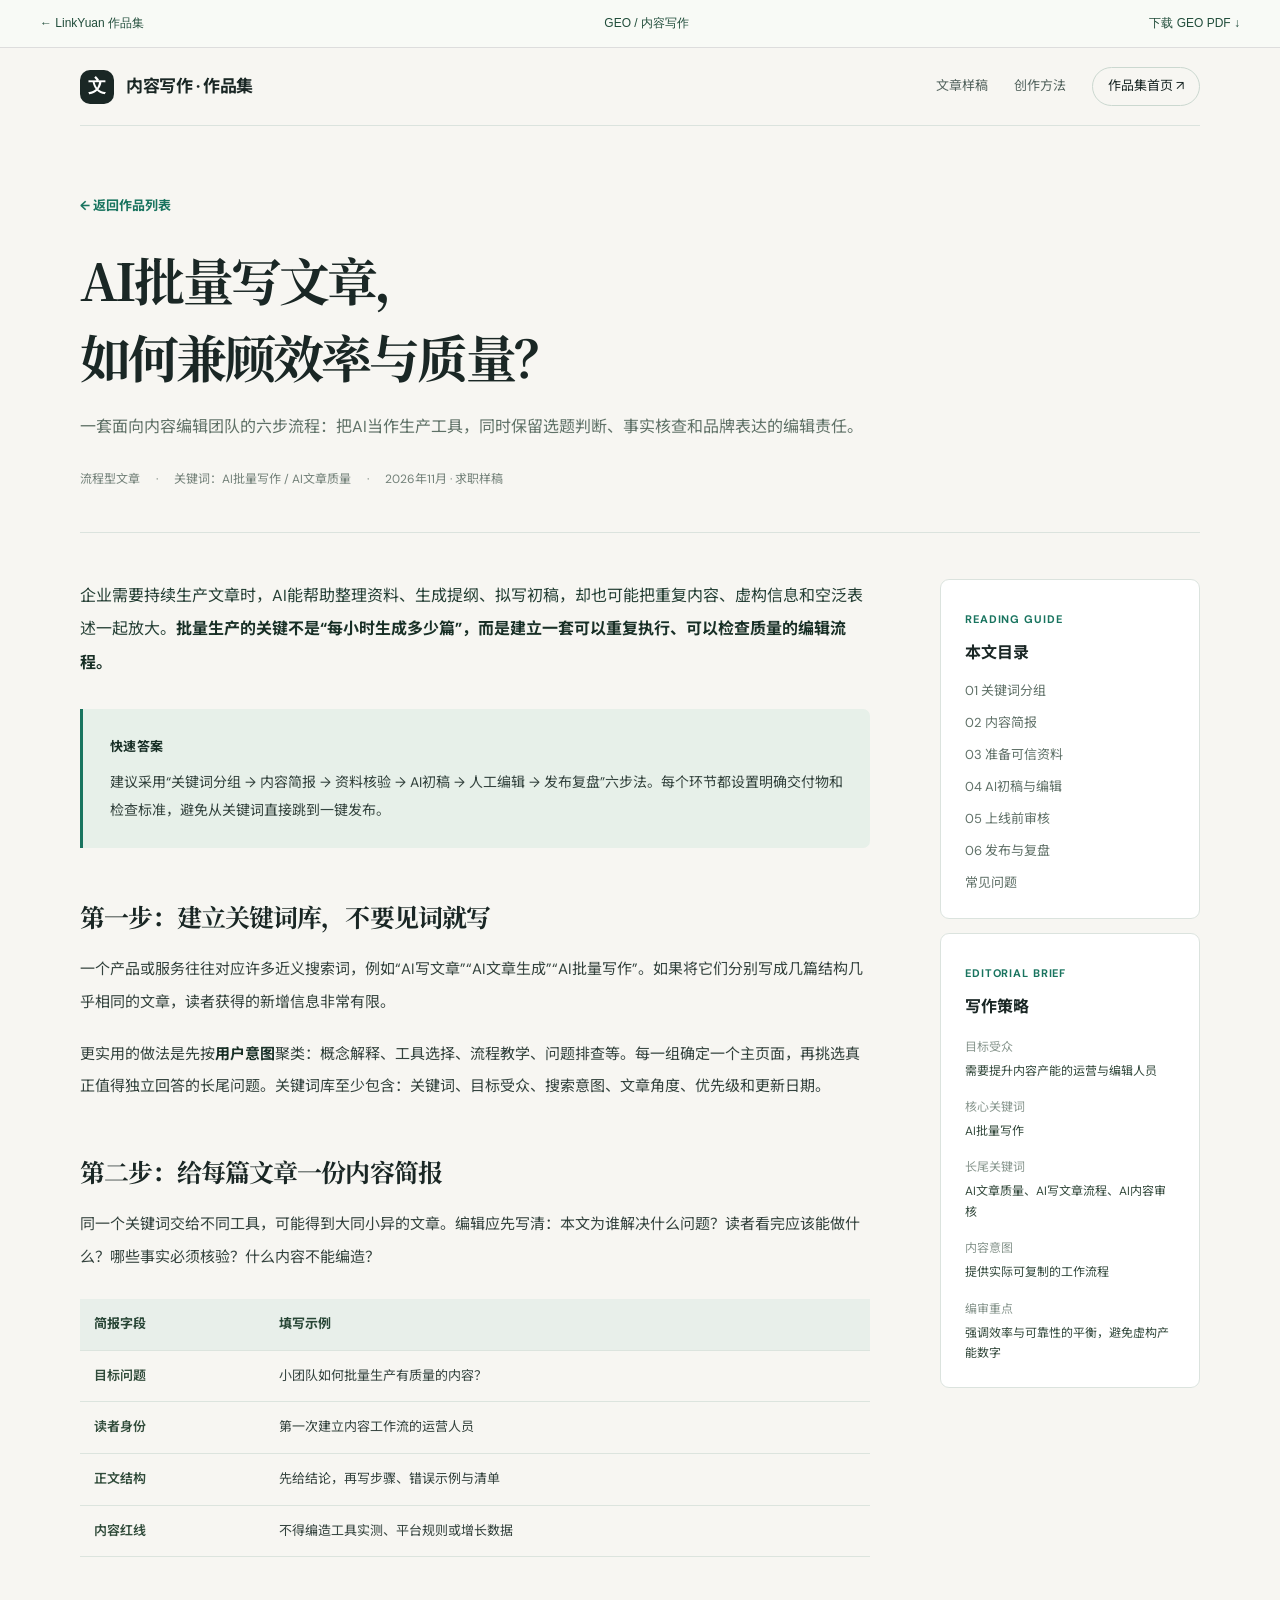
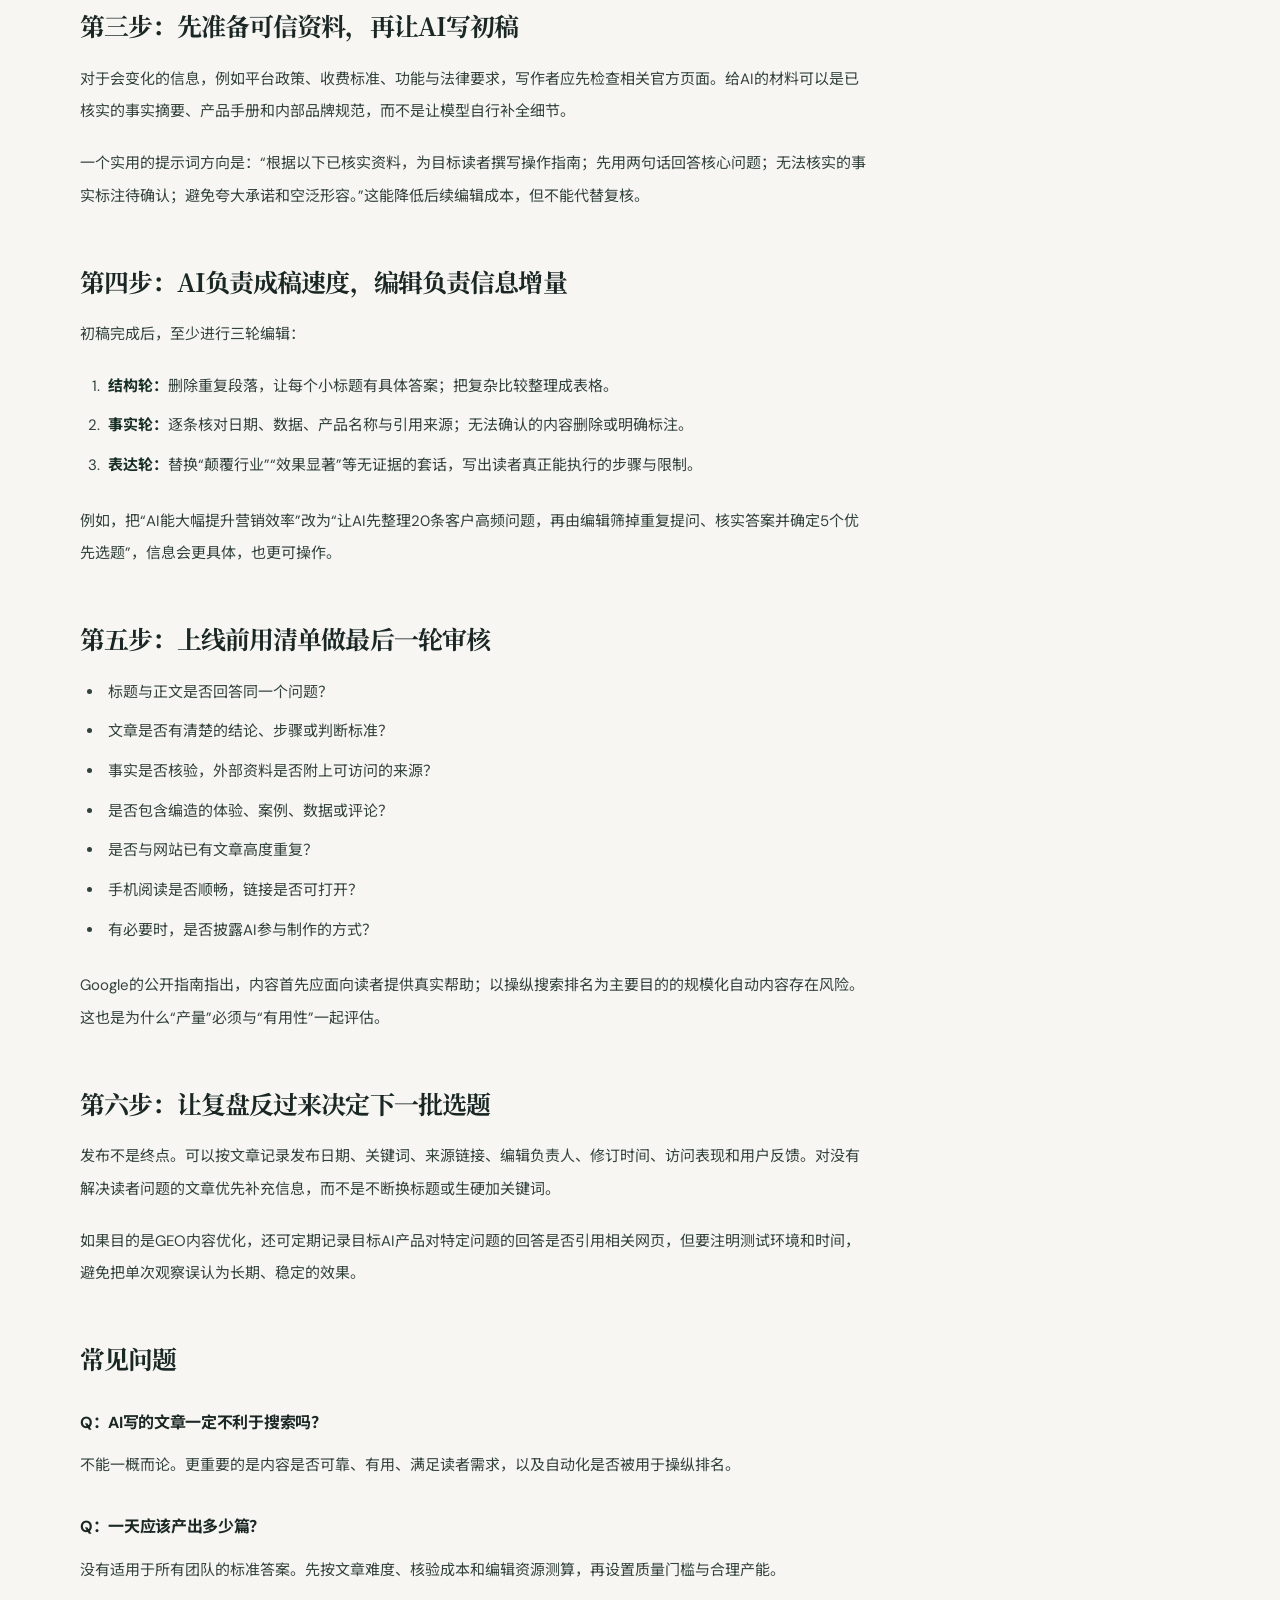
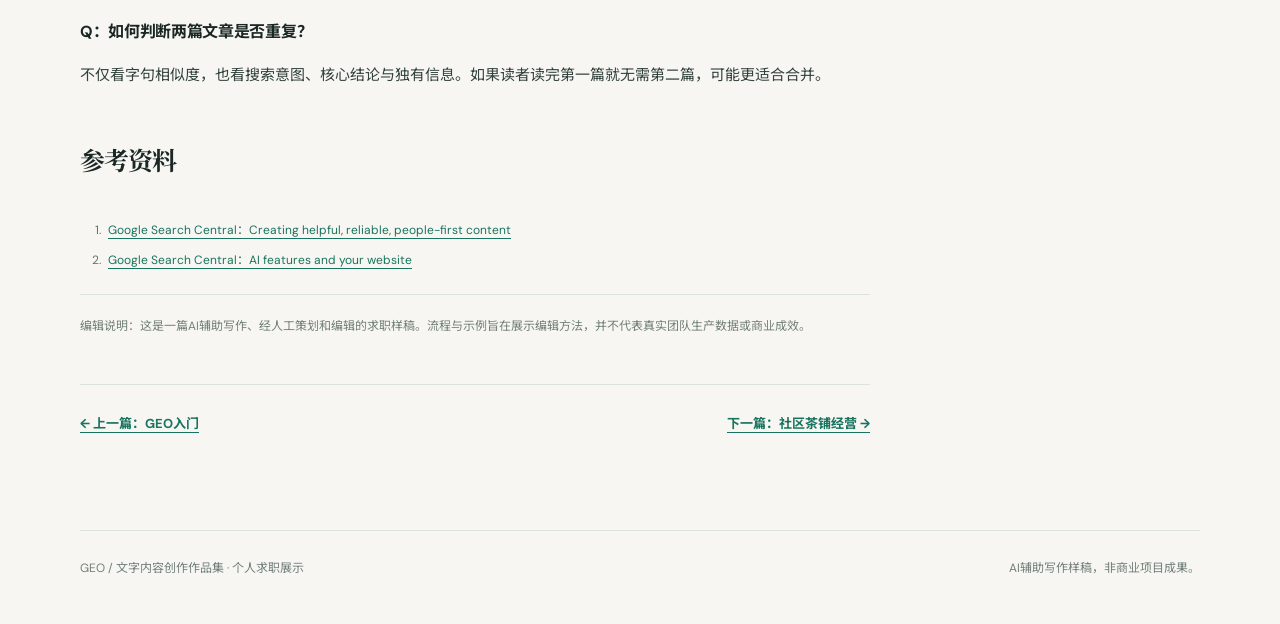
<file: ai-workflow.html>
<!doctype html><html lang="zh-CN"><head><meta charset="utf-8"><meta name="viewport" content="width=device-width,initial-scale=1"><title>AI批量写文章如何兼顾效率与质量？六步流程｜GEO文章样稿</title><meta name="description" content="AI批量写作如何避免内容重复、事实错误和同质化？从关键词分组、内容简报、AI初稿到人工核验与效果复盘，提供六步生产流程和编辑清单。"><link rel="stylesheet" href="styles.css"><link rel="canonical" href="https://linkstudio2.github.io/geo/ai-workflow.html"><script type="application/ld+json">{"@context":"https://schema.org","@type":"Article","headline":"AI批量写文章，如何兼顾效率与质量？六步内容生产流程","datePublished":"2026-11-11","inLanguage":"zh-CN"}</script></head><body><div class="portfolio-return"><a href="../index.html#geo">← LinkYuan 作品集</a><span>GEO / 内容写作</span><a href="../geo-writing-portfolio.pdf" download>下载 GEO PDF ↓</a></div>
<header class="wrap site-header"><a class="brand" href="index.html"><span class="brand-mark">文</span><span>内容写作 · 作品集</span></a><nav class="header-nav"><a href="index.html#samples">文章样稿</a><a href="index.html#approach">创作方法</a><a class="pill" href="index.html">作品集首页 ↗</a></nav></header>
<main class="wrap"><section class="article-hero"><a class="back" href="index.html#samples">← 返回作品列表</a><h1>AI批量写文章，<br>如何兼顾效率与质量？</h1><p class="article-subtitle">一套面向内容编辑团队的六步流程：把AI当作生产工具，同时保留选题判断、事实核查和品牌表达的编辑责任。</p><div class="article-data"><span>流程型文章</span><span>关键词：AI批量写作 / AI文章质量</span><span>2026年11月 · 求职样稿</span></div></section>
<div class="article-layout"><article class="article-body"><p class="intro">企业需要持续生产文章时，AI能帮助整理资料、生成提纲、拟写初稿，却也可能把重复内容、虚构信息和空泛表述一起放大。<strong>批量生产的关键不是“每小时生成多少篇”，而是建立一套可以重复执行、可以检查质量的编辑流程。</strong></p>
<div class="summary-box"><strong>快速答案</strong><p>建议采用“关键词分组 → 内容简报 → 资料核验 → AI初稿 → 人工编辑 → 发布复盘”六步法。每个环节都设置明确交付物和检查标准，避免从关键词直接跳到一键发布。</p></div>
<h2 id="step1">第一步：建立关键词库，不要见词就写</h2><p>一个产品或服务往往对应许多近义搜索词，例如“AI写文章”“AI文章生成”“AI批量写作”。如果将它们分别写成几篇结构几乎相同的文章，读者获得的新增信息非常有限。</p><p>更实用的做法是先按<strong>用户意图</strong>聚类：概念解释、工具选择、流程教学、问题排查等。每一组确定一个主页面，再挑选真正值得独立回答的长尾问题。关键词库至少包含：关键词、目标受众、搜索意图、文章角度、优先级和更新日期。</p>
<h2 id="step2">第二步：给每篇文章一份内容简报</h2><p>同一个关键词交给不同工具，可能得到大同小异的文章。编辑应先写清：本文为谁解决什么问题？读者看完应该能做什么？哪些事实必须核验？什么内容不能编造？</p><table class="small-table"><thead><tr><th>简报字段</th><th>填写示例</th></tr></thead><tbody><tr><td>目标问题</td><td>小团队如何批量生产有质量的内容？</td></tr><tr><td>读者身份</td><td>第一次建立内容工作流的运营人员</td></tr><tr><td>正文结构</td><td>先给结论，再写步骤、错误示例与清单</td></tr><tr><td>内容红线</td><td>不得编造工具实测、平台规则或增长数据</td></tr></tbody></table>
<h2 id="step3">第三步：先准备可信资料，再让AI写初稿</h2><p>对于会变化的信息，例如平台政策、收费标准、功能与法律要求，写作者应先检查相关官方页面。给AI的材料可以是已核实的事实摘要、产品手册和内部品牌规范，而不是让模型自行补全细节。</p><p>一个实用的提示词方向是：“根据以下已核实资料，为目标读者撰写操作指南；先用两句话回答核心问题；无法核实的事实标注待确认；避免夸大承诺和空泛形容。”这能降低后续编辑成本，但不能代替复核。</p>
<h2 id="step4">第四步：AI负责成稿速度，编辑负责信息增量</h2><p>初稿完成后，至少进行三轮编辑：</p><ol><li><strong>结构轮：</strong>删除重复段落，让每个小标题有具体答案；把复杂比较整理成表格。</li><li><strong>事实轮：</strong>逐条核对日期、数据、产品名称与引用来源；无法确认的内容删除或明确标注。</li><li><strong>表达轮：</strong>替换“颠覆行业”“效果显著”等无证据的套话，写出读者真正能执行的步骤与限制。</li></ol><p>例如，把“AI能大幅提升营销效率”改为“让AI先整理20条客户高频问题，再由编辑筛掉重复提问、核实答案并确定5个优先选题”，信息会更具体，也更可操作。</p>
<h2 id="step5">第五步：上线前用清单做最后一轮审核</h2><ul><li>标题与正文是否回答同一个问题？</li><li>文章是否有清楚的结论、步骤或判断标准？</li><li>事实是否核验，外部资料是否附上可访问的来源？</li><li>是否包含编造的体验、案例、数据或评论？</li><li>是否与网站已有文章高度重复？</li><li>手机阅读是否顺畅，链接是否可打开？</li><li>有必要时，是否披露AI参与制作的方式？</li></ul><p>Google的公开指南指出，内容首先应面向读者提供真实帮助；以操纵搜索排名为主要目的的规模化自动内容存在风险。这也是为什么“产量”必须与“有用性”一起评估。</p>
<h2 id="step6">第六步：让复盘反过来决定下一批选题</h2><p>发布不是终点。可以按文章记录发布日期、关键词、来源链接、编辑负责人、修订时间、访问表现和用户反馈。对没有解决读者问题的文章优先补充信息，而不是不断换标题或生硬加关键词。</p><p>如果目的是GEO内容优化，还可定期记录目标AI产品对特定问题的回答是否引用相关网页，但要注明测试环境和时间，避免把单次观察误认为长期、稳定的效果。</p>
<h2 id="faq">常见问题</h2><div class="faq"><h3>Q：AI写的文章一定不利于搜索吗？</h3><p>不能一概而论。更重要的是内容是否可靠、有用、满足读者需求，以及自动化是否被用于操纵排名。</p><h3>Q：一天应该产出多少篇？</h3><p>没有适用于所有团队的标准答案。先按文章难度、核验成本和编辑资源测算，再设置质量门槛与合理产能。</p><h3>Q：如何判断两篇文章是否重复？</h3><p>不仅看字句相似度，也看搜索意图、核心结论与独有信息。如果读者读完第一篇就无需第二篇，可能更适合合并。</p></div>
<h2 id="sources">参考资料</h2><ol class="footnotes"><li><a href="https://developers.google.com/search/docs/fundamentals/creating-helpful-content" target="_blank" rel="noopener">Google Search Central：Creating helpful, reliable, people-first content</a></li><li><a href="https://developers.google.com/search/docs/appearance/ai-features" target="_blank" rel="noopener">Google Search Central：AI features and your website</a></li></ol><p class="note">编辑说明：这是一篇AI辅助写作、经人工策划和编辑的求职样稿。流程与示例旨在展示编辑方法，并不代表真实团队生产数据或商业成效。</p><div class="article-next"><a href="geo-guide.html">← 上一篇：GEO入门</a><a href="tea-shop.html">下一篇：社区茶铺经营 →</a></div></article>
<aside class="editorial-side"><div class="sidebox"><span class="side-kicker">READING GUIDE</span><h3>本文目录</h3><nav><a href="#step1">01 关键词分组</a><a href="#step2">02 内容简报</a><a href="#step3">03 准备可信资料</a><a href="#step4">04 AI初稿与编辑</a><a href="#step5">05 上线前审核</a><a href="#step6">06 发布与复盘</a><a href="#faq">常见问题</a></nav></div><div class="sidebox"><span class="side-kicker">EDITORIAL BRIEF</span><h3>写作策略</h3><dl><dt>目标受众</dt><dd>需要提升内容产能的运营与编辑人员</dd><dt>核心关键词</dt><dd>AI批量写作</dd><dt>长尾关键词</dt><dd>AI文章质量、AI写文章流程、AI内容审核</dd><dt>内容意图</dt><dd>提供实际可复制的工作流程</dd><dt>编审重点</dt><dd>强调效率与可靠性的平衡，避免虚构产能数字</dd></dl></div></aside></div></main><footer class="wrap site-footer"><span>GEO / 文字内容创作作品集 · 个人求职展示</span><span>AI辅助写作样稿，非商业项目成果。</span></footer></body></html>
</file>
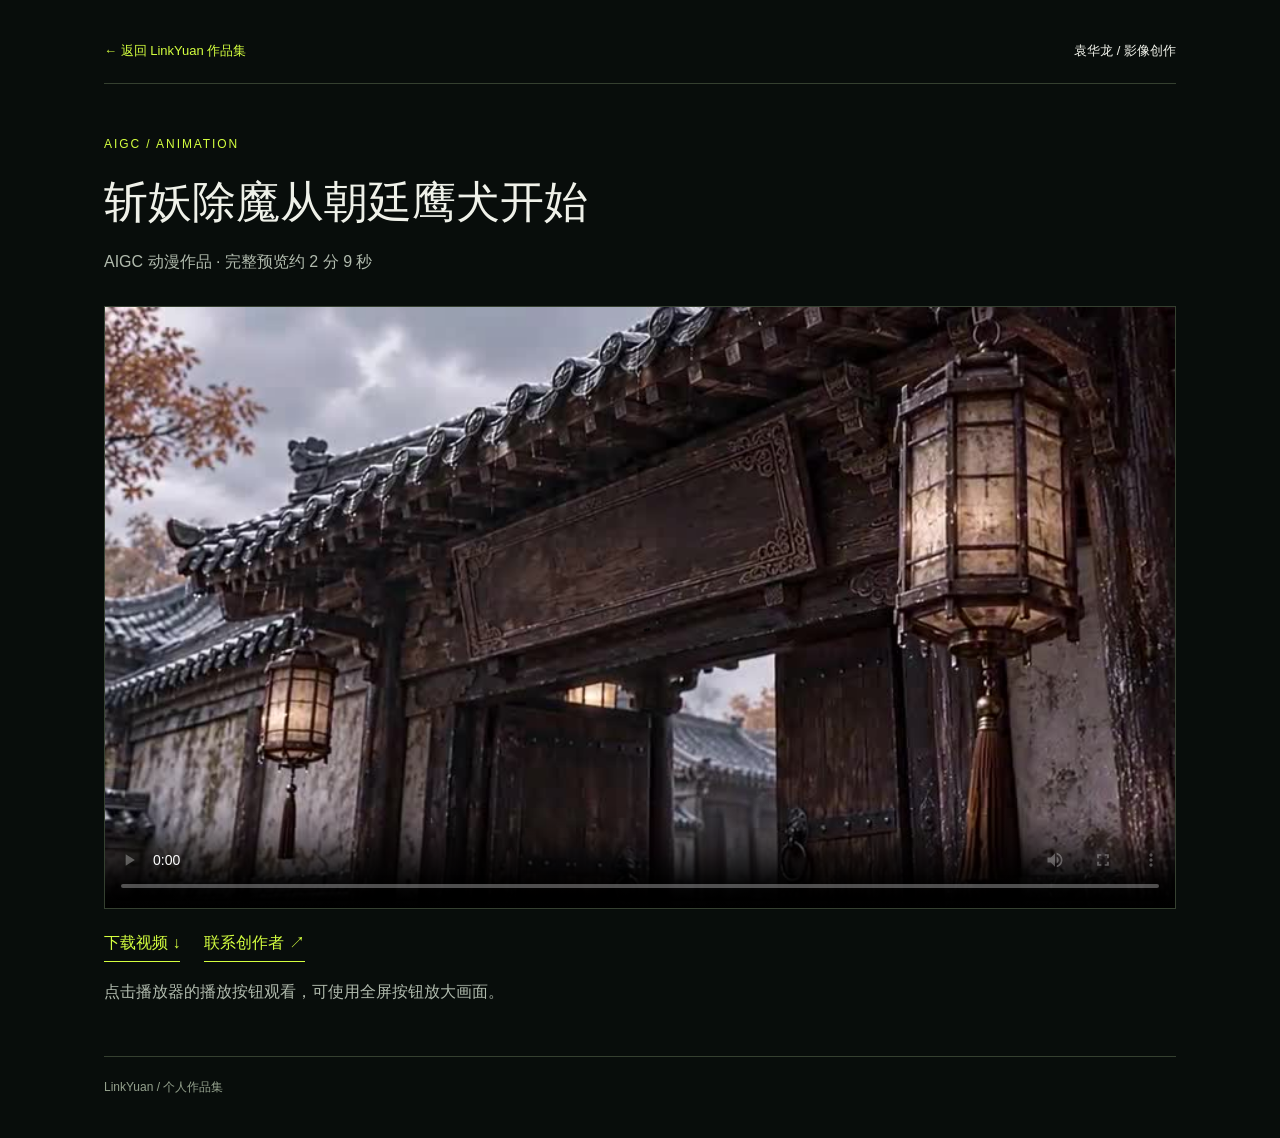
<file: aigc-film.html>
<!doctype html><html lang="zh-CN"><head><meta charset="utf-8"><meta name="viewport" content="width=device-width,initial-scale=1"><title>斩妖除魔从朝廷鹰犬开始 | LinkYuan AIGC 动漫</title><style>
*{box-sizing:border-box}body{margin:0;background:#080d0b;color:#eff1e9;font-family:Arial,"Microsoft YaHei",sans-serif;line-height:1.75}main{max-width:1120px;margin:auto;padding:40px 24px}a{color:#d4ff3f;text-decoration:none}header{display:flex;justify-content:space-between;gap:20px;flex-wrap:wrap;font-size:13px;border-bottom:1px solid #354030;padding-bottom:20px}.eyebrow{font-size:12px;letter-spacing:.16em;color:#d4ff3f;margin-top:50px}h1{font-weight:500;font-size:clamp(25px,4vw,44px);line-height:1.4;margin:16px 0}p{color:#b1bbae}video{width:100%;aspect-ratio:16/9;background:#000;display:block;margin-top:30px;border:1px solid #354030}.links{display:flex;gap:24px;flex-wrap:wrap;margin-top:20px}.links a{border-bottom:1px solid;padding-bottom:4px}footer{border-top:1px solid #354030;margin-top:50px;padding-top:20px;font-size:12px;color:#94a18d}</style></head><body><main><header><a href="index.html#aigc">← 返回 LinkYuan 作品集</a><span>袁华龙 / 影像创作</span></header><div class="eyebrow">AIGC / ANIMATION</div><h1>斩妖除魔从朝廷鹰犬开始</h1><p>AIGC 动漫作品 · 完整预览约 2 分 9 秒</p><video controls playsinline preload="metadata" poster="aigc-poster.jpg" aria-label="斩妖除魔从朝廷鹰犬开始"><source src="aigc-zhan-yao-chu-mo-preview.mp4" type="video/mp4">你的浏览器暂不支持视频播放，请使用下方下载入口。</video><div class="links"><a href="aigc-zhan-yao-chu-mo-preview.mp4" download="斩妖除魔从朝廷鹰犬开始-预览.mp4">下载视频 ↓</a><a href="mailto:13350898255@163.com">联系创作者 ↗</a></div><p>点击播放器的播放按钮观看，可使用全屏按钮放大画面。</p><footer>LinkYuan / 个人作品集</footer></main></body></html>
</file>
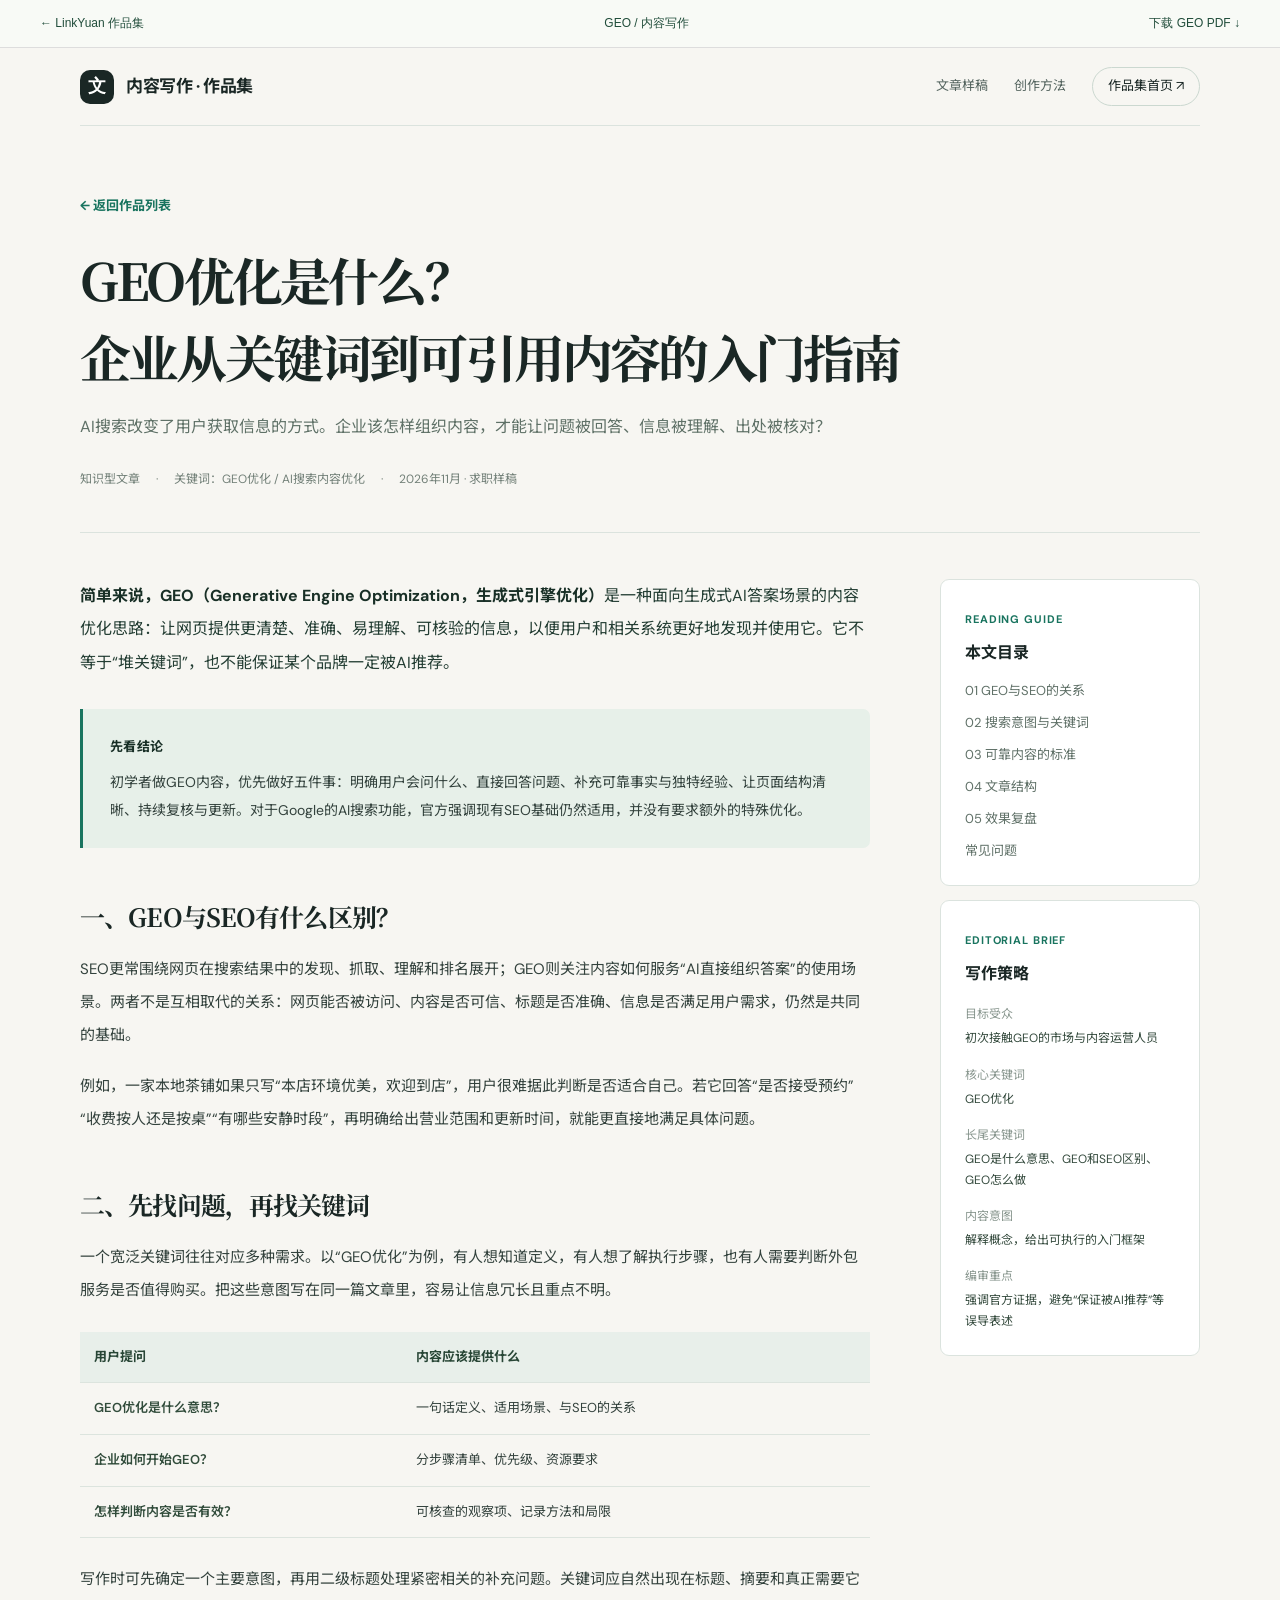
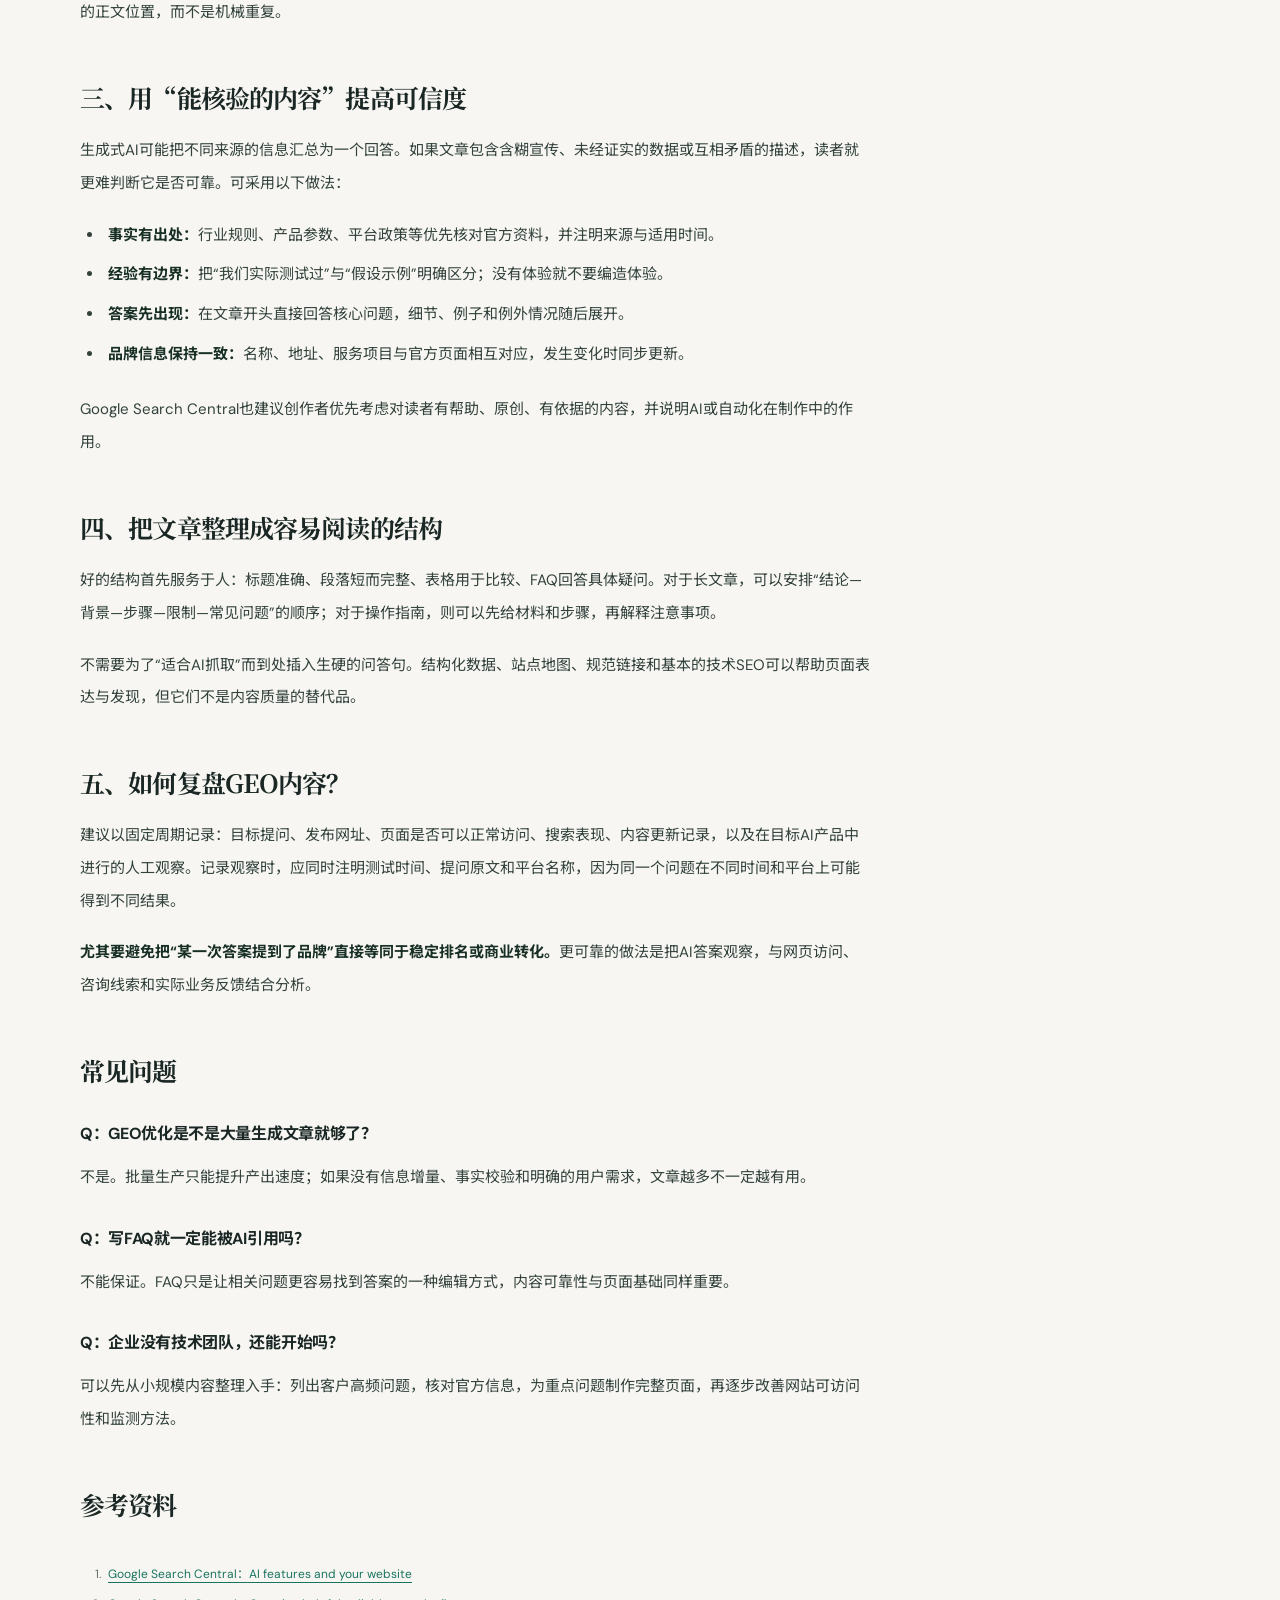
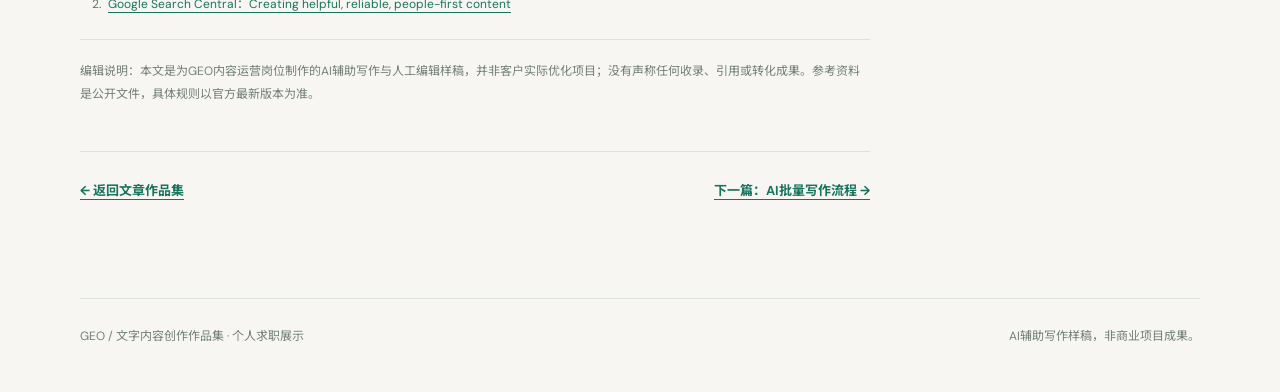
<file: geo-guide.html>
<!doctype html><html lang="zh-CN"><head><meta charset="utf-8"><meta name="viewport" content="width=device-width,initial-scale=1"><title>GEO优化是什么？从关键词到可引用内容的入门指南｜GEO文章样稿</title><meta name="description" content="GEO优化是什么意思？与SEO有什么区别？本文从用户问题、可靠来源、文章结构、技术可访问性与内容复盘五方面说明GEO内容优化的基本思路。"><link rel="stylesheet" href="styles.css"><link rel="canonical" href="https://linkstudio2.github.io/geo/geo-guide.html"><script type="application/ld+json">{"@context":"https://schema.org","@type":"Article","headline":"GEO优化是什么？企业从关键词到可引用内容的入门指南","datePublished":"2026-11-11","dateModified":"2026-11-11","inLanguage":"zh-CN","description":"面向内容运营新手的GEO优化入门指南与写作样稿。"}</script></head><body><div class="portfolio-return"><a href="../index.html#geo">← LinkYuan 作品集</a><span>GEO / 内容写作</span><a href="../geo-writing-portfolio.pdf" download>下载 GEO PDF ↓</a></div>
<header class="wrap site-header"><a class="brand" href="index.html"><span class="brand-mark">文</span><span>内容写作 · 作品集</span></a><nav class="header-nav"><a href="index.html#samples">文章样稿</a><a href="index.html#approach">创作方法</a><a class="pill" href="index.html">作品集首页 ↗</a></nav></header>
<main class="wrap"><section class="article-hero"><a class="back" href="index.html#samples">← 返回作品列表</a><h1>GEO优化是什么？<br>企业从关键词到可引用内容的入门指南</h1><p class="article-subtitle">AI搜索改变了用户获取信息的方式。企业该怎样组织内容，才能让问题被回答、信息被理解、出处被核对？</p><div class="article-data"><span>知识型文章</span><span>关键词：GEO优化 / AI搜索内容优化</span><span>2026年11月 · 求职样稿</span></div></section>
<div class="article-layout"><article class="article-body">
<p class="intro"><strong>简单来说，GEO（Generative Engine Optimization，生成式引擎优化）</strong>是一种面向生成式AI答案场景的内容优化思路：让网页提供更清楚、准确、易理解、可核验的信息，以便用户和相关系统更好地发现并使用它。它不等于“堆关键词”，也不能保证某个品牌一定被AI推荐。</p>
<div class="summary-box"><strong>先看结论</strong><p>初学者做GEO内容，优先做好五件事：明确用户会问什么、直接回答问题、补充可靠事实与独特经验、让页面结构清晰、持续复核与更新。对于Google的AI搜索功能，官方强调现有SEO基础仍然适用，并没有要求额外的特殊优化。</p></div>
<h2 id="compare">一、GEO与SEO有什么区别？</h2><p>SEO更常围绕网页在搜索结果中的发现、抓取、理解和排名展开；GEO则关注内容如何服务“AI直接组织答案”的使用场景。两者不是互相取代的关系：网页能否被访问、内容是否可信、标题是否准确、信息是否满足用户需求，仍然是共同的基础。</p><p>例如，一家本地茶铺如果只写“本店环境优美，欢迎到店”，用户很难据此判断是否适合自己。若它回答“是否接受预约”“收费按人还是按桌”“有哪些安静时段”，再明确给出营业范围和更新时间，就能更直接地满足具体问题。</p>
<h2 id="intent">二、先找问题，再找关键词</h2><p>一个宽泛关键词往往对应多种需求。以“GEO优化”为例，有人想知道定义，有人想了解执行步骤，也有人需要判断外包服务是否值得购买。把这些意图写在同一篇文章里，容易让信息冗长且重点不明。</p><table class="small-table"><thead><tr><th>用户提问</th><th>内容应该提供什么</th></tr></thead><tbody><tr><td>GEO优化是什么意思？</td><td>一句话定义、适用场景、与SEO的关系</td></tr><tr><td>企业如何开始GEO？</td><td>分步骤清单、优先级、资源要求</td></tr><tr><td>怎样判断内容是否有效？</td><td>可核查的观察项、记录方法和局限</td></tr></tbody></table><p>写作时可先确定一个主要意图，再用二级标题处理紧密相关的补充问题。关键词应自然出现在标题、摘要和真正需要它的正文位置，而不是机械重复。</p>
<h2 id="evidence">三、用“能核验的内容”提高可信度</h2><p>生成式AI可能把不同来源的信息汇总为一个回答。如果文章包含含糊宣传、未经证实的数据或互相矛盾的描述，读者就更难判断它是否可靠。可采用以下做法：</p><ul><li><strong>事实有出处：</strong>行业规则、产品参数、平台政策等优先核对官方资料，并注明来源与适用时间。</li><li><strong>经验有边界：</strong>把“我们实际测试过”与“假设示例”明确区分；没有体验就不要编造体验。</li><li><strong>答案先出现：</strong>在文章开头直接回答核心问题，细节、例子和例外情况随后展开。</li><li><strong>品牌信息保持一致：</strong>名称、地址、服务项目与官方页面相互对应，发生变化时同步更新。</li></ul><p>Google Search Central也建议创作者优先考虑对读者有帮助、原创、有依据的内容，并说明AI或自动化在制作中的作用。</p>
<h2 id="structure">四、把文章整理成容易阅读的结构</h2><p>好的结构首先服务于人：标题准确、段落短而完整、表格用于比较、FAQ回答具体疑问。对于长文章，可以安排“结论—背景—步骤—限制—常见问题”的顺序；对于操作指南，则可以先给材料和步骤，再解释注意事项。</p><p>不需要为了“适合AI抓取”而到处插入生硬的问答句。结构化数据、站点地图、规范链接和基本的技术SEO可以帮助页面表达与发现，但它们不是内容质量的替代品。</p>
<h2 id="measure">五、如何复盘GEO内容？</h2><p>建议以固定周期记录：目标提问、发布网址、页面是否可以正常访问、搜索表现、内容更新记录，以及在目标AI产品中进行的人工观察。记录观察时，应同时注明测试时间、提问原文和平台名称，因为同一个问题在不同时间和平台上可能得到不同结果。</p><p><strong>尤其要避免把“某一次答案提到了品牌”直接等同于稳定排名或商业转化。</strong>更可靠的做法是把AI答案观察，与网页访问、咨询线索和实际业务反馈结合分析。</p>
<h2 id="faq">常见问题</h2><div class="faq"><h3>Q：GEO优化是不是大量生成文章就够了？</h3><p>不是。批量生产只能提升产出速度；如果没有信息增量、事实校验和明确的用户需求，文章越多不一定越有用。</p><h3>Q：写FAQ就一定能被AI引用吗？</h3><p>不能保证。FAQ只是让相关问题更容易找到答案的一种编辑方式，内容可靠性与页面基础同样重要。</p><h3>Q：企业没有技术团队，还能开始吗？</h3><p>可以先从小规模内容整理入手：列出客户高频问题，核对官方信息，为重点问题制作完整页面，再逐步改善网站可访问性和监测方法。</p></div>
<h2 id="sources">参考资料</h2><ol class="footnotes"><li><a href="https://developers.google.com/search/docs/appearance/ai-features" target="_blank" rel="noopener">Google Search Central：AI features and your website</a></li><li><a href="https://developers.google.com/search/docs/fundamentals/creating-helpful-content" target="_blank" rel="noopener">Google Search Central：Creating helpful, reliable, people-first content</a></li></ol>
<p class="note">编辑说明：本文是为GEO内容运营岗位制作的AI辅助写作与人工编辑样稿，并非客户实际优化项目；没有声称任何收录、引用或转化成果。参考资料是公开文件，具体规则以官方最新版本为准。</p><div class="article-next"><a href="index.html">← 返回文章作品集</a><a href="ai-workflow.html">下一篇：AI批量写作流程 →</a></div></article>
<aside class="editorial-side"><div class="sidebox"><span class="side-kicker">READING GUIDE</span><h3>本文目录</h3><nav><a href="#compare">01 GEO与SEO的关系</a><a href="#intent">02 搜索意图与关键词</a><a href="#evidence">03 可靠内容的标准</a><a href="#structure">04 文章结构</a><a href="#measure">05 效果复盘</a><a href="#faq">常见问题</a></nav></div><div class="sidebox"><span class="side-kicker">EDITORIAL BRIEF</span><h3>写作策略</h3><dl><dt>目标受众</dt><dd>初次接触GEO的市场与内容运营人员</dd><dt>核心关键词</dt><dd>GEO优化</dd><dt>长尾关键词</dt><dd>GEO是什么意思、GEO和SEO区别、GEO怎么做</dd><dt>内容意图</dt><dd>解释概念，给出可执行的入门框架</dd><dt>编审重点</dt><dd>强调官方证据，避免“保证被AI推荐”等误导表述</dd></dl></div></aside></div></main><footer class="wrap site-footer"><span>GEO / 文字内容创作作品集 · 个人求职展示</span><span>AI辅助写作样稿，非商业项目成果。</span></footer></body></html>
</file>
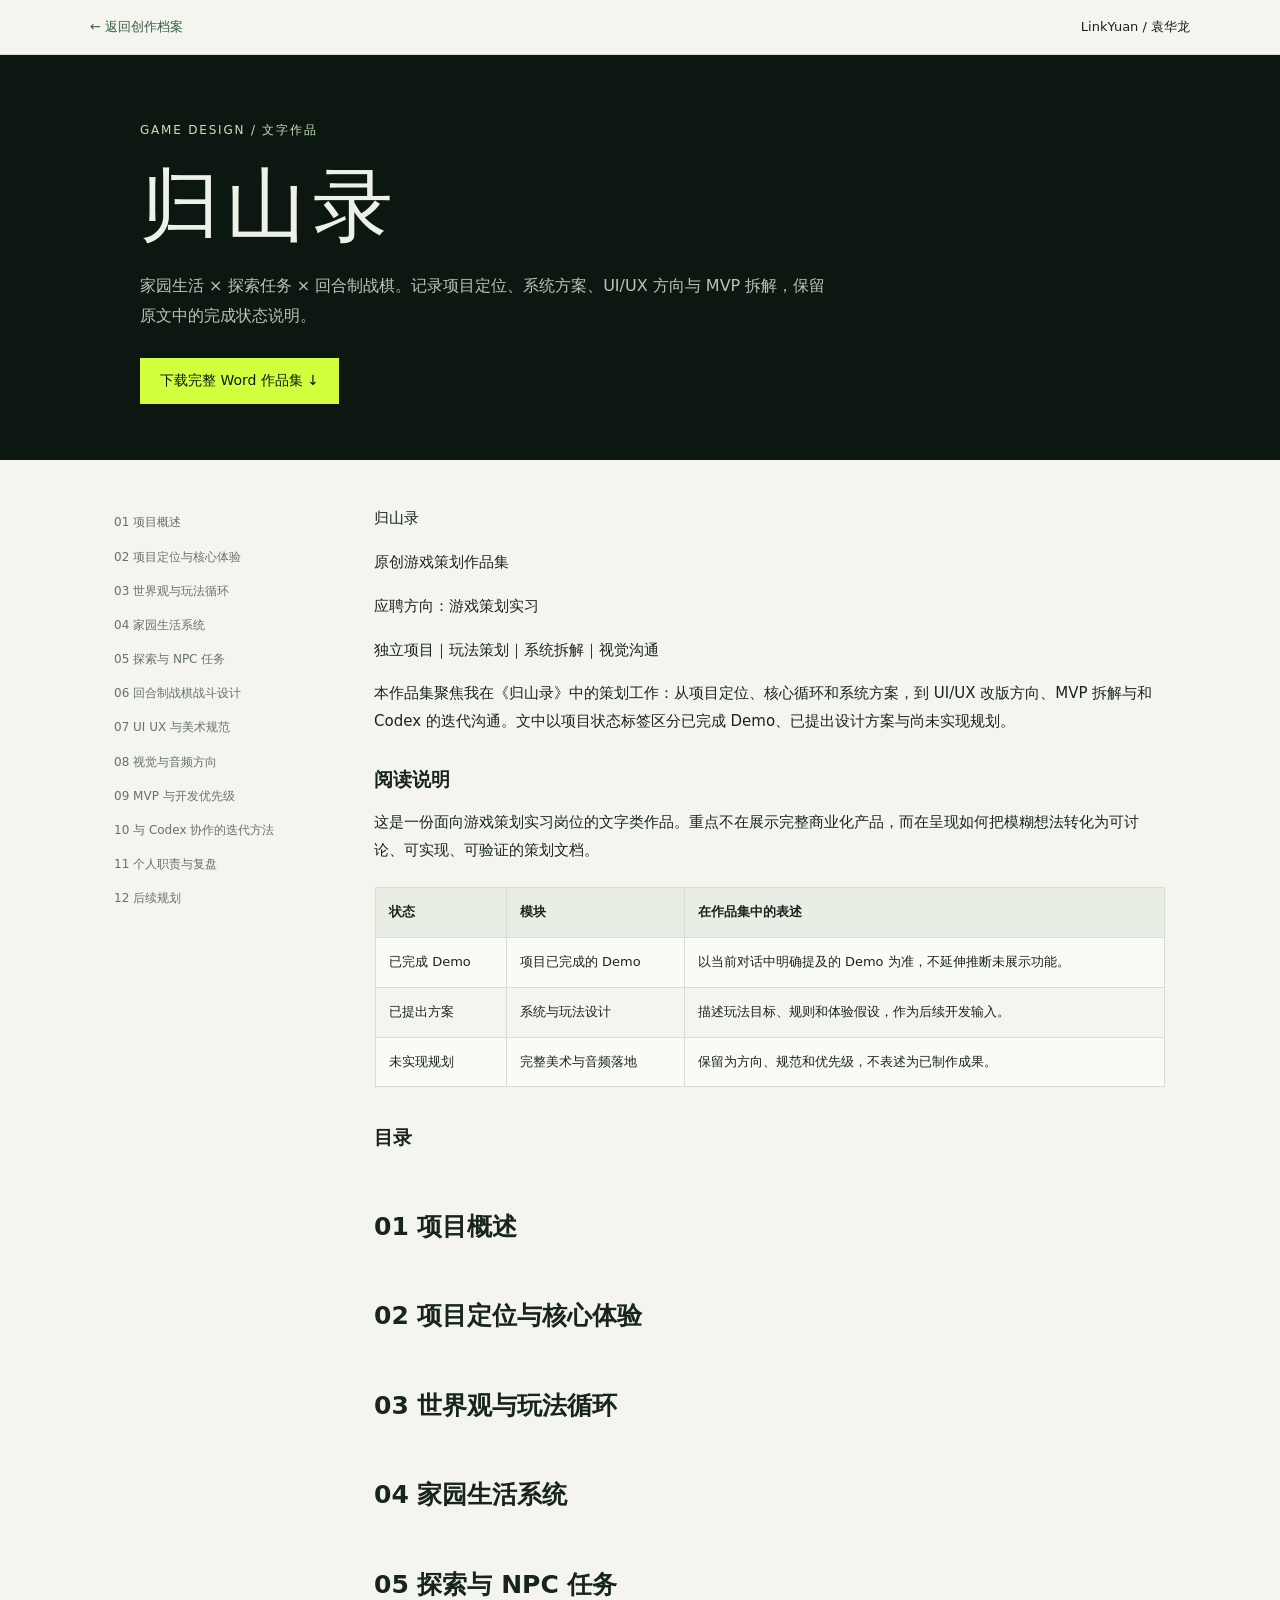
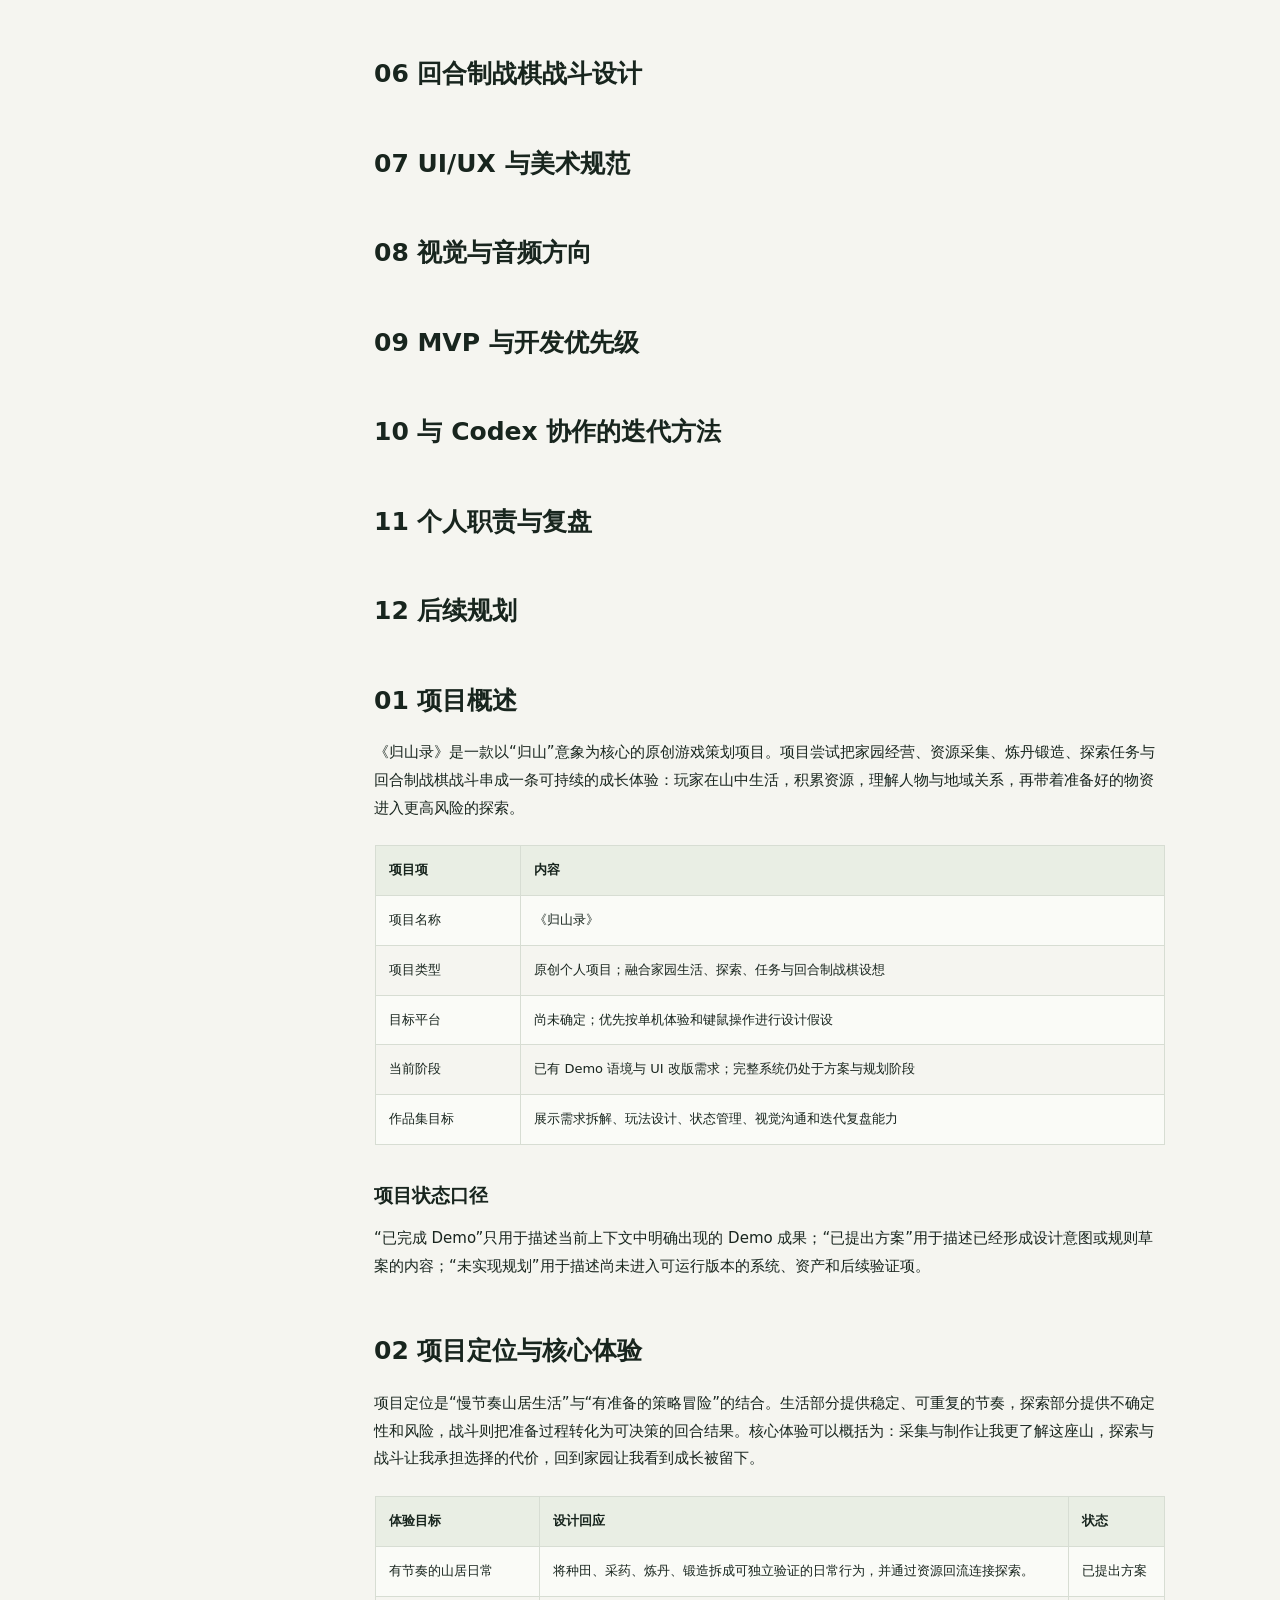
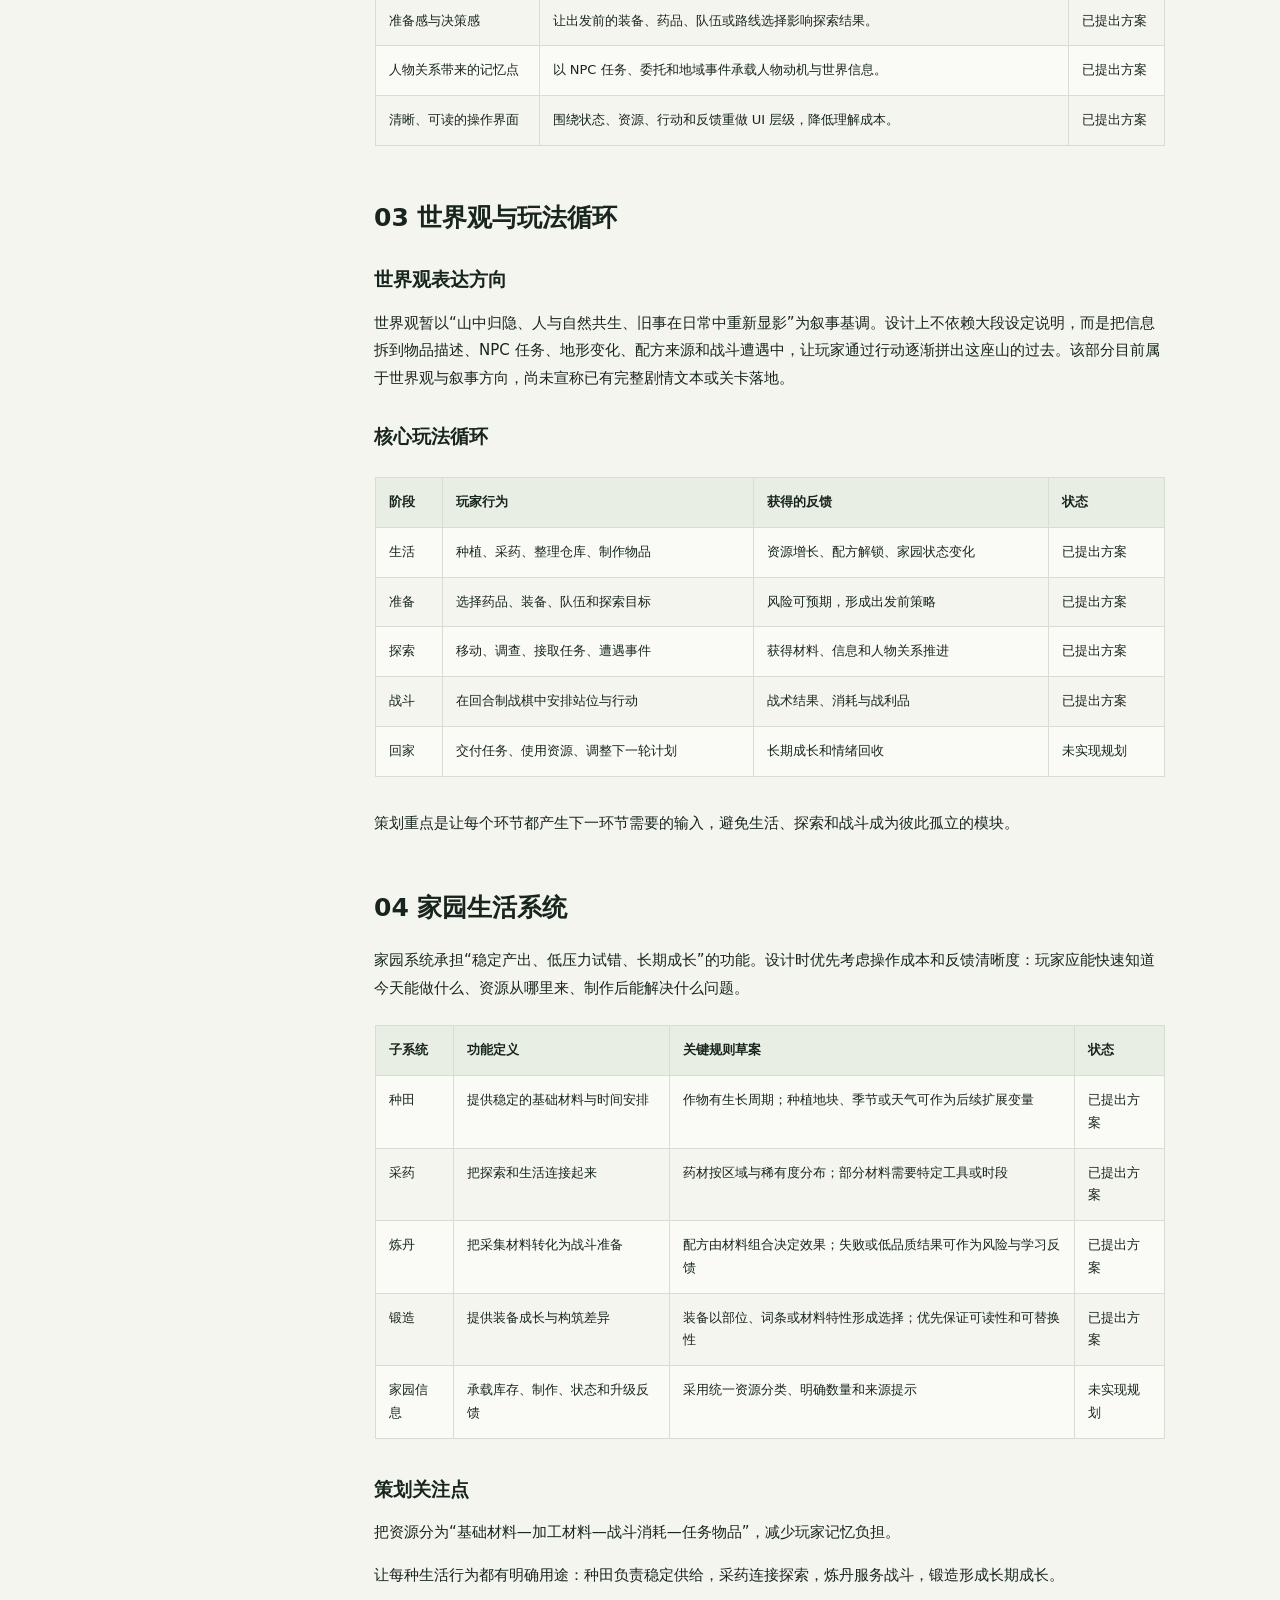
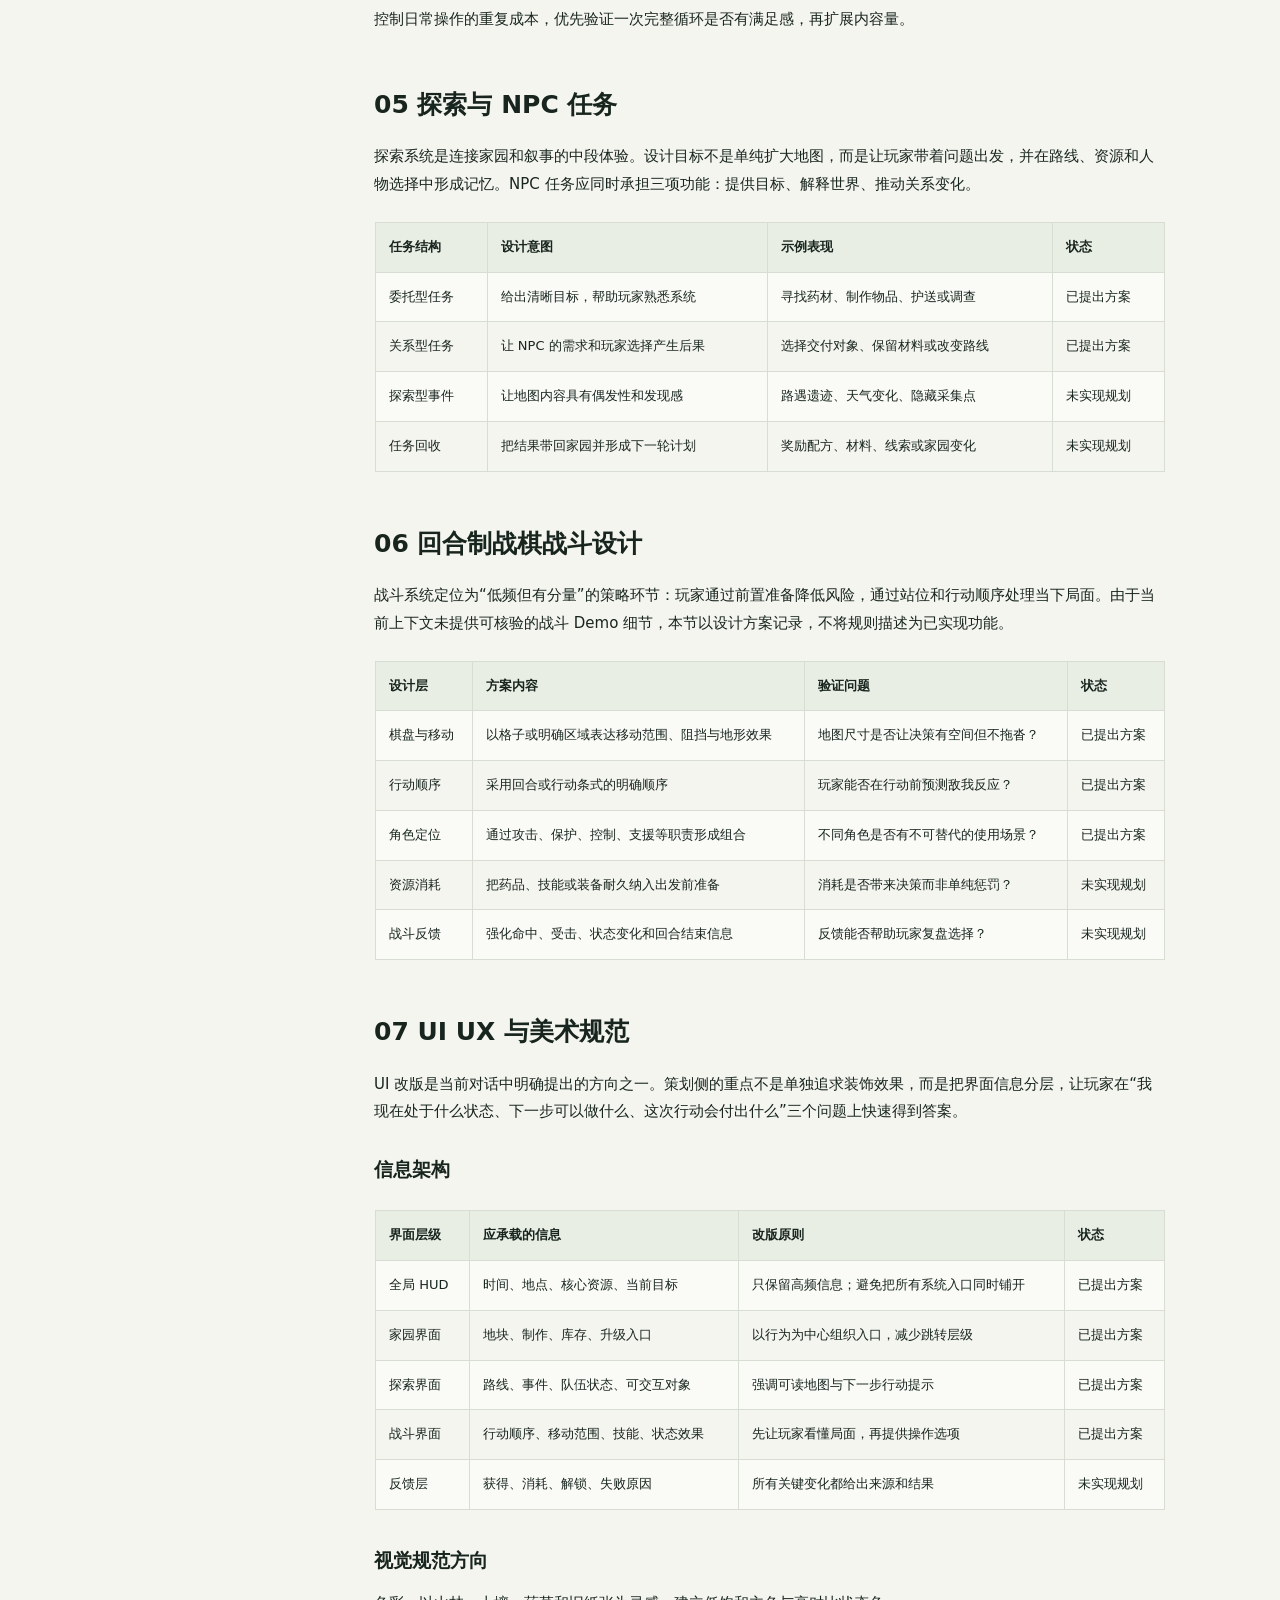
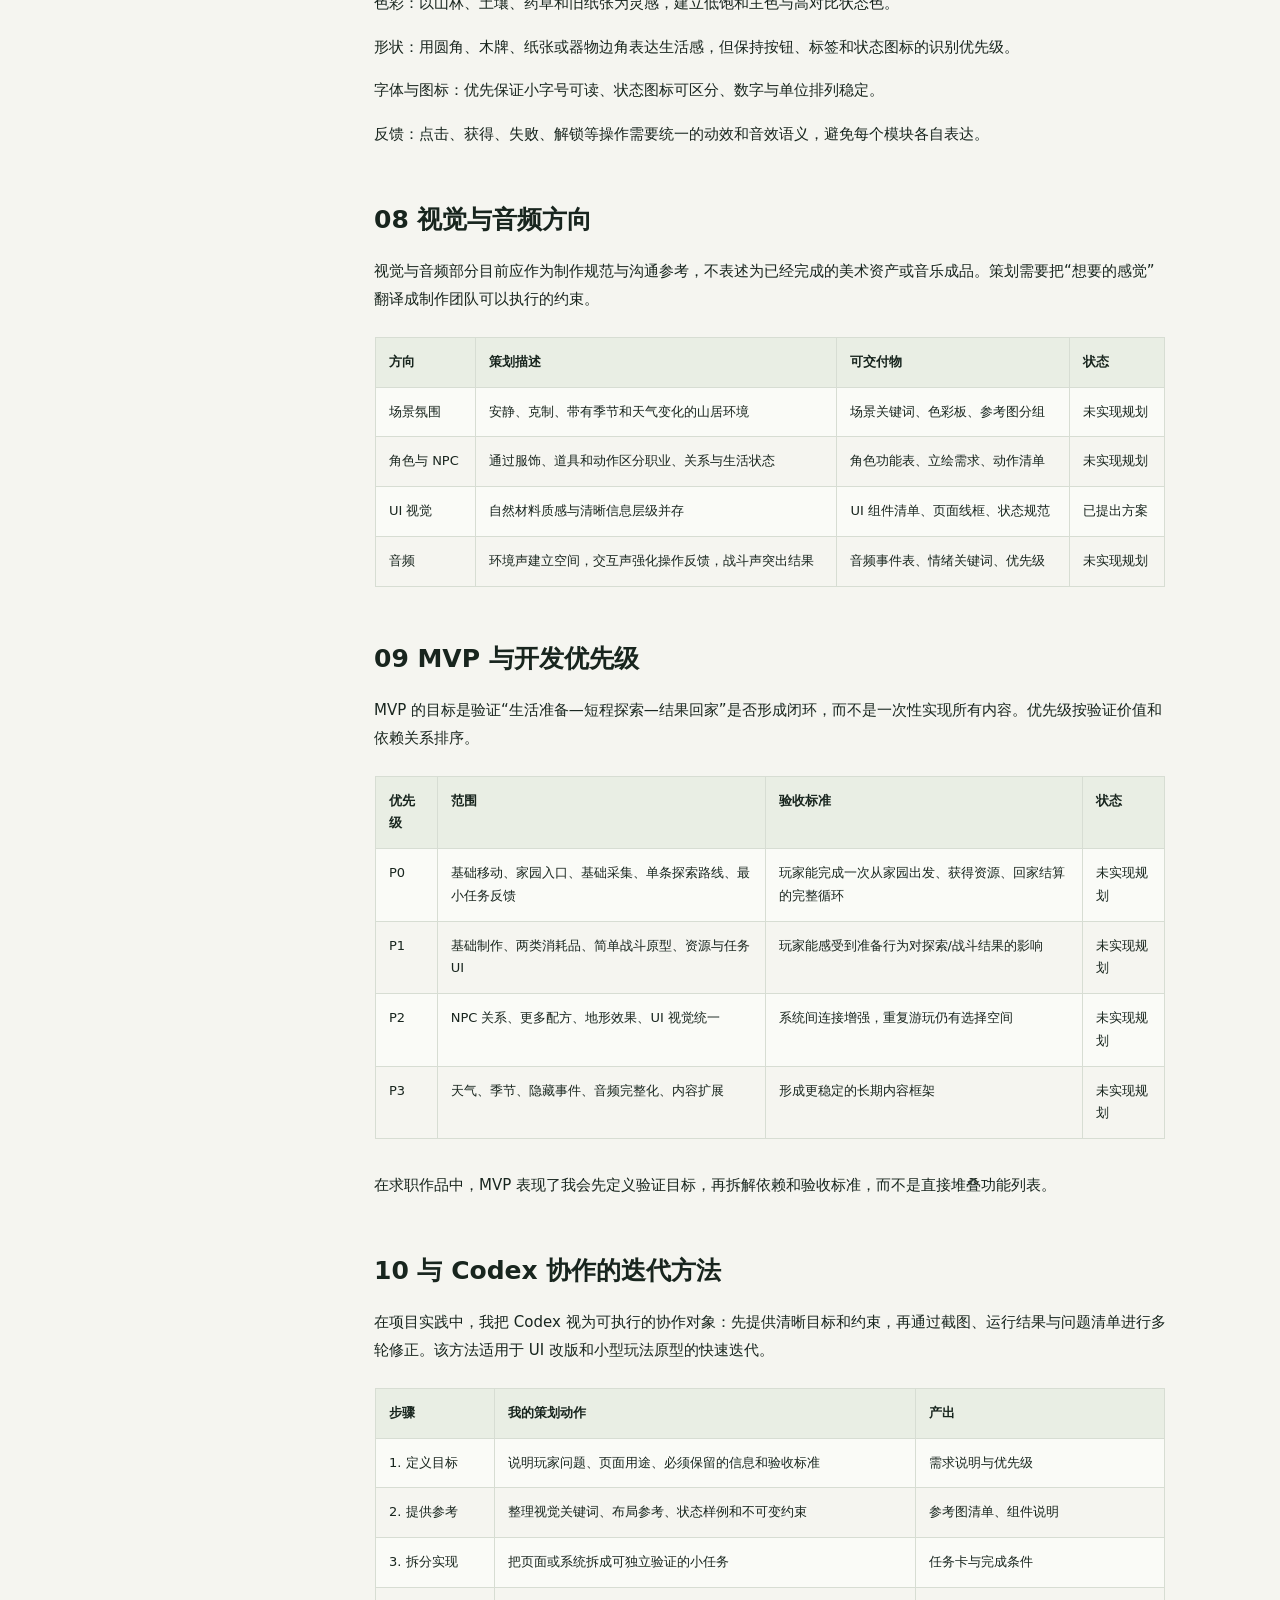
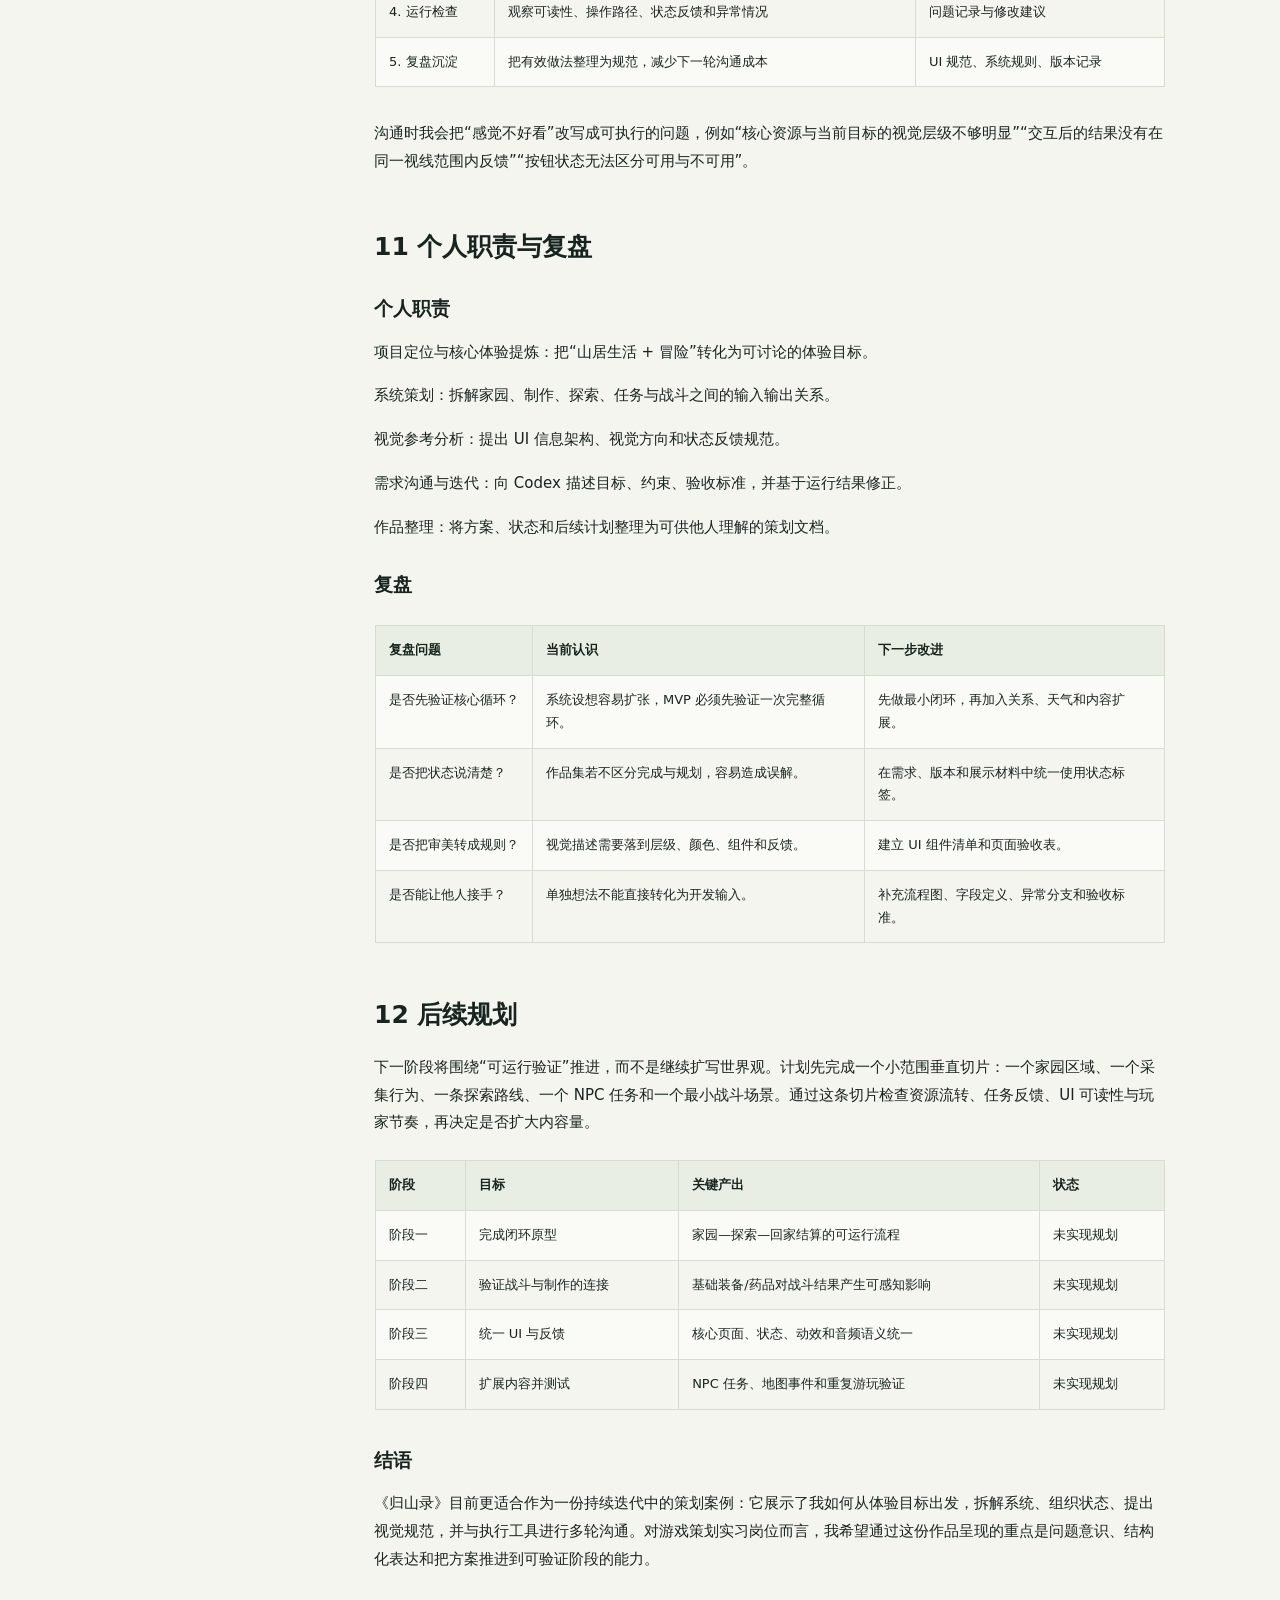
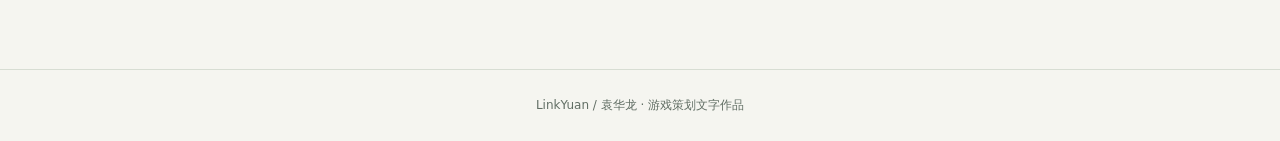
<file: guishan-game-design.html>
<!doctype html>
<html lang="zh-CN"><head><meta charset="utf-8"><meta name="viewport" content="width=device-width,initial-scale=1">
<title>归山录 游戏策划文字作品 | LinkYuan 袁华龙</title>
<style>
:root{color-scheme:light;--ink:#18251e;--muted:#616e64;--line:#d7ddd3}*{box-sizing:border-box}html{scroll-behavior:smooth;scroll-padding-top:80px}body{margin:0;background:#f5f5f0;color:var(--ink);font-family:system-ui,"Microsoft YaHei",sans-serif;line-height:1.85}.bar{position:sticky;top:0;z-index:5;background:rgba(245,245,240,.97);border-bottom:1px solid var(--line);padding:15px max(22px,calc((100vw - 1100px)/2));display:flex;justify-content:space-between;gap:20px;font-size:13px}a{color:#365e40;text-underline-offset:4px}.bar a{text-decoration:none}.hero{background:#0c1711;color:#edf1e8;padding:64px max(24px,calc((100vw - 1000px)/2)) 56px}.eyebrow{color:#c8e3b8;font-size:12px;letter-spacing:.15em}.hero h1{font-weight:500;font-size:clamp(44px,7vw,80px);letter-spacing:.08em;line-height:1.2;margin:17px 0}.hero p{color:#b8c5b9;max-width:700px}.hero .download{display:inline-block;color:#0c1711;background:#d4ff3f;padding:10px 20px;margin-top:12px;text-decoration:none;font-size:14px}.layout{max-width:1100px;margin:0 auto;display:grid;grid-template-columns:220px minmax(0,1fr);gap:40px;padding:45px 24px 80px}aside{align-self:start;position:sticky;top:90px;max-height:80vh;overflow:auto;font-size:12px}aside a{display:block;padding:6px 0;text-decoration:none;color:#647368}article{min-width:0;font-size:15px}article>p:first-child{margin-top:0}h2{font-size:25px;line-height:1.5;font-weight:600;margin:52px 0 20px}h3{font-size:19px;margin:26px 0 12px}p{margin:0 0 16px}table{border-collapse:collapse;min-width:560px;width:100%;font-size:13px;line-height:1.75}td,th{border:1px solid var(--line);padding:13px;text-align:left;vertical-align:top}th{background:#e9eee4}tr:nth-child(even){background:#fafbf7}.table-scroll{overflow-x:auto;margin:22px 0 32px;border:1px solid transparent}.table-scroll:focus-visible{outline:2px solid #365e40}.foot{border-top:1px solid var(--line);padding:24px;text-align:center;color:var(--muted);font-size:12px}@media(max-width:780px){.layout{display:block;padding:28px 20px 60px}aside{position:static;max-height:190px;margin-bottom:40px;border-bottom:1px solid var(--line);padding-bottom:20px}.hero{padding:45px 22px}article{font-size:14px}h2{font-size:23px}.bar{font-size:12px}}
</style></head><body><nav class="bar"><a href="index.html#field">← 返回创作档案</a><span>LinkYuan / 袁华龙</span></nav>
<header class="hero"><div class="eyebrow">GAME DESIGN / 文字作品</div><h1>归山录</h1><p>家园生活 × 探索任务 × 回合制战棋。记录项目定位、系统方案、UI/UX 方向与 MVP 拆解，保留原文中的完成状态说明。</p><a class="download" href="guishan-game-design.docx" download="归山录_游戏策划实习作品集.docx">下载完整 Word 作品集 ↓</a></header><main class="layout"><aside aria-label="章节导航"><a href="#chapter-13">01 项目概述</a><a href="#chapter-14">02 项目定位与核心体验</a><a href="#chapter-15">03 世界观与玩法循环</a><a href="#chapter-16">04 家园生活系统</a><a href="#chapter-17">05 探索与 NPC 任务</a><a href="#chapter-18">06 回合制战棋战斗设计</a><a href="#chapter-19">07 UI UX 与美术规范</a><a href="#chapter-20">08 视觉与音频方向</a><a href="#chapter-21">09 MVP 与开发优先级</a><a href="#chapter-22">10 与 Codex 协作的迭代方法</a><a href="#chapter-23">11 个人职责与复盘</a><a href="#chapter-24">12 后续规划</a></aside><article><p>归山录</p>
<p>原创游戏策划作品集</p>
<p>应聘方向：游戏策划实习</p>
<p>独立项目｜玩法策划｜系统拆解｜视觉沟通</p>
<p>本作品集聚焦我在《归山录》中的策划工作：从项目定位、核心循环和系统方案，到 UI/UX 改版方向、MVP 拆解与和 Codex 的迭代沟通。文中以项目状态标签区分已完成 Demo、已提出设计方案与尚未实现规划。</p>
<h3>阅读说明</h3>
<p>这是一份面向游戏策划实习岗位的文字类作品。重点不在展示完整商业化产品，而在呈现如何把模糊想法转化为可讨论、可实现、可验证的策划文档。</p>
<div class="table-scroll" tabindex="0" aria-label="策划表格，可横向滚动"><table><tr><th scope="col">状态</th><th scope="col">模块</th><th scope="col">在作品集中的表述</th></tr><tr><td>已完成 Demo</td><td>项目已完成的 Demo</td><td>以当前对话中明确提及的 Demo 为准，不延伸推断未展示功能。</td></tr><tr><td>已提出方案</td><td>系统与玩法设计</td><td>描述玩法目标、规则和体验假设，作为后续开发输入。</td></tr><tr><td>未实现规划</td><td>完整美术与音频落地</td><td>保留为方向、规范和优先级，不表述为已制作成果。</td></tr></table></div>
<h3>目录</h3>
<h2 id="chapter-1">01 项目概述</h2>
<h2 id="chapter-2">02 项目定位与核心体验</h2>
<h2 id="chapter-3">03 世界观与玩法循环</h2>
<h2 id="chapter-4">04 家园生活系统</h2>
<h2 id="chapter-5">05 探索与 NPC 任务</h2>
<h2 id="chapter-6">06 回合制战棋战斗设计</h2>
<h2 id="chapter-7">07 UI/UX 与美术规范</h2>
<h2 id="chapter-8">08 视觉与音频方向</h2>
<h2 id="chapter-9">09 MVP 与开发优先级</h2>
<h2 id="chapter-10">10 与 Codex 协作的迭代方法</h2>
<h2 id="chapter-11">11 个人职责与复盘</h2>
<h2 id="chapter-12">12 后续规划</h2>
<h2 id="chapter-13">01 项目概述</h2>
<p>《归山录》是一款以“归山”意象为核心的原创游戏策划项目。项目尝试把家园经营、资源采集、炼丹锻造、探索任务与回合制战棋战斗串成一条可持续的成长体验：玩家在山中生活，积累资源，理解人物与地域关系，再带着准备好的物资进入更高风险的探索。</p>
<div class="table-scroll" tabindex="0" aria-label="策划表格，可横向滚动"><table><tr><th scope="col">项目项</th><th scope="col">内容</th></tr><tr><td>项目名称</td><td>《归山录》</td></tr><tr><td>项目类型</td><td>原创个人项目；融合家园生活、探索、任务与回合制战棋设想</td></tr><tr><td>目标平台</td><td>尚未确定；优先按单机体验和键鼠操作进行设计假设</td></tr><tr><td>当前阶段</td><td>已有 Demo 语境与 UI 改版需求；完整系统仍处于方案与规划阶段</td></tr><tr><td>作品集目标</td><td>展示需求拆解、玩法设计、状态管理、视觉沟通和迭代复盘能力</td></tr></table></div>
<h3>项目状态口径</h3>
<p>“已完成 Demo”只用于描述当前上下文中明确出现的 Demo 成果；“已提出方案”用于描述已经形成设计意图或规则草案的内容；“未实现规划”用于描述尚未进入可运行版本的系统、资产和后续验证项。</p>
<h2 id="chapter-14">02 项目定位与核心体验</h2>
<p>项目定位是“慢节奏山居生活”与“有准备的策略冒险”的结合。生活部分提供稳定、可重复的节奏，探索部分提供不确定性和风险，战斗则把准备过程转化为可决策的回合结果。核心体验可以概括为：采集与制作让我更了解这座山，探索与战斗让我承担选择的代价，回到家园让我看到成长被留下。</p>
<div class="table-scroll" tabindex="0" aria-label="策划表格，可横向滚动"><table><tr><th scope="col">体验目标</th><th scope="col">设计回应</th><th scope="col">状态</th></tr><tr><td>有节奏的山居日常</td><td>将种田、采药、炼丹、锻造拆成可独立验证的日常行为，并通过资源回流连接探索。</td><td>已提出方案</td></tr><tr><td>准备感与决策感</td><td>让出发前的装备、药品、队伍或路线选择影响探索结果。</td><td>已提出方案</td></tr><tr><td>人物关系带来的记忆点</td><td>以 NPC 任务、委托和地域事件承载人物动机与世界信息。</td><td>已提出方案</td></tr><tr><td>清晰、可读的操作界面</td><td>围绕状态、资源、行动和反馈重做 UI 层级，降低理解成本。</td><td>已提出方案</td></tr></table></div>
<h2 id="chapter-15">03 世界观与玩法循环</h2>
<h3>世界观表达方向</h3>
<p>世界观暂以“山中归隐、人与自然共生、旧事在日常中重新显影”为叙事基调。设计上不依赖大段设定说明，而是把信息拆到物品描述、NPC 任务、地形变化、配方来源和战斗遭遇中，让玩家通过行动逐渐拼出这座山的过去。该部分目前属于世界观与叙事方向，尚未宣称已有完整剧情文本或关卡落地。</p>
<h3>核心玩法循环</h3>
<div class="table-scroll" tabindex="0" aria-label="策划表格，可横向滚动"><table><tr><th scope="col">阶段</th><th scope="col">玩家行为</th><th scope="col">获得的反馈</th><th scope="col">状态</th></tr><tr><td>生活</td><td>种植、采药、整理仓库、制作物品</td><td>资源增长、配方解锁、家园状态变化</td><td>已提出方案</td></tr><tr><td>准备</td><td>选择药品、装备、队伍和探索目标</td><td>风险可预期，形成出发前策略</td><td>已提出方案</td></tr><tr><td>探索</td><td>移动、调查、接取任务、遭遇事件</td><td>获得材料、信息和人物关系推进</td><td>已提出方案</td></tr><tr><td>战斗</td><td>在回合制战棋中安排站位与行动</td><td>战术结果、消耗与战利品</td><td>已提出方案</td></tr><tr><td>回家</td><td>交付任务、使用资源、调整下一轮计划</td><td>长期成长和情绪回收</td><td>未实现规划</td></tr></table></div>
<p>策划重点是让每个环节都产生下一环节需要的输入，避免生活、探索和战斗成为彼此孤立的模块。</p>
<h2 id="chapter-16">04 家园生活系统</h2>
<p>家园系统承担“稳定产出、低压力试错、长期成长”的功能。设计时优先考虑操作成本和反馈清晰度：玩家应能快速知道今天能做什么、资源从哪里来、制作后能解决什么问题。</p>
<div class="table-scroll" tabindex="0" aria-label="策划表格，可横向滚动"><table><tr><th scope="col">子系统</th><th scope="col">功能定义</th><th scope="col">关键规则草案</th><th scope="col">状态</th></tr><tr><td>种田</td><td>提供稳定的基础材料与时间安排</td><td>作物有生长周期；种植地块、季节或天气可作为后续扩展变量</td><td>已提出方案</td></tr><tr><td>采药</td><td>把探索和生活连接起来</td><td>药材按区域与稀有度分布；部分材料需要特定工具或时段</td><td>已提出方案</td></tr><tr><td>炼丹</td><td>把采集材料转化为战斗准备</td><td>配方由材料组合决定效果；失败或低品质结果可作为风险与学习反馈</td><td>已提出方案</td></tr><tr><td>锻造</td><td>提供装备成长与构筑差异</td><td>装备以部位、词条或材料特性形成选择；优先保证可读性和可替换性</td><td>已提出方案</td></tr><tr><td>家园信息</td><td>承载库存、制作、状态和升级反馈</td><td>采用统一资源分类、明确数量和来源提示</td><td>未实现规划</td></tr></table></div>
<h3>策划关注点</h3>
<p>把资源分为“基础材料—加工材料—战斗消耗—任务物品”，减少玩家记忆负担。</p>
<p>让每种生活行为都有明确用途：种田负责稳定供给，采药连接探索，炼丹服务战斗，锻造形成长期成长。</p>
<p>控制日常操作的重复成本，优先验证一次完整循环是否有满足感，再扩展内容量。</p>
<h2 id="chapter-17">05 探索与 NPC 任务</h2>
<p>探索系统是连接家园和叙事的中段体验。设计目标不是单纯扩大地图，而是让玩家带着问题出发，并在路线、资源和人物选择中形成记忆。NPC 任务应同时承担三项功能：提供目标、解释世界、推动关系变化。</p>
<div class="table-scroll" tabindex="0" aria-label="策划表格，可横向滚动"><table><tr><th scope="col">任务结构</th><th scope="col">设计意图</th><th scope="col">示例表现</th><th scope="col">状态</th></tr><tr><td>委托型任务</td><td>给出清晰目标，帮助玩家熟悉系统</td><td>寻找药材、制作物品、护送或调查</td><td>已提出方案</td></tr><tr><td>关系型任务</td><td>让 NPC 的需求和玩家选择产生后果</td><td>选择交付对象、保留材料或改变路线</td><td>已提出方案</td></tr><tr><td>探索型事件</td><td>让地图内容具有偶发性和发现感</td><td>路遇遗迹、天气变化、隐藏采集点</td><td>未实现规划</td></tr><tr><td>任务回收</td><td>把结果带回家园并形成下一轮计划</td><td>奖励配方、材料、线索或家园变化</td><td>未实现规划</td></tr></table></div>
<h2 id="chapter-18">06 回合制战棋战斗设计</h2>
<p>战斗系统定位为“低频但有分量”的策略环节：玩家通过前置准备降低风险，通过站位和行动顺序处理当下局面。由于当前上下文未提供可核验的战斗 Demo 细节，本节以设计方案记录，不将规则描述为已实现功能。</p>
<div class="table-scroll" tabindex="0" aria-label="策划表格，可横向滚动"><table><tr><th scope="col">设计层</th><th scope="col">方案内容</th><th scope="col">验证问题</th><th scope="col">状态</th></tr><tr><td>棋盘与移动</td><td>以格子或明确区域表达移动范围、阻挡与地形效果</td><td>地图尺寸是否让决策有空间但不拖沓？</td><td>已提出方案</td></tr><tr><td>行动顺序</td><td>采用回合或行动条式的明确顺序</td><td>玩家能否在行动前预测敌我反应？</td><td>已提出方案</td></tr><tr><td>角色定位</td><td>通过攻击、保护、控制、支援等职责形成组合</td><td>不同角色是否有不可替代的使用场景？</td><td>已提出方案</td></tr><tr><td>资源消耗</td><td>把药品、技能或装备耐久纳入出发前准备</td><td>消耗是否带来决策而非单纯惩罚？</td><td>未实现规划</td></tr><tr><td>战斗反馈</td><td>强化命中、受击、状态变化和回合结束信息</td><td>反馈能否帮助玩家复盘选择？</td><td>未实现规划</td></tr></table></div>
<h2 id="chapter-19">07 UI UX 与美术规范</h2>
<p>UI 改版是当前对话中明确提出的方向之一。策划侧的重点不是单独追求装饰效果，而是把界面信息分层，让玩家在“我现在处于什么状态、下一步可以做什么、这次行动会付出什么”三个问题上快速得到答案。</p>
<h3>信息架构</h3>
<div class="table-scroll" tabindex="0" aria-label="策划表格，可横向滚动"><table><tr><th scope="col">界面层级</th><th scope="col">应承载的信息</th><th scope="col">改版原则</th><th scope="col">状态</th></tr><tr><td>全局 HUD</td><td>时间、地点、核心资源、当前目标</td><td>只保留高频信息；避免把所有系统入口同时铺开</td><td>已提出方案</td></tr><tr><td>家园界面</td><td>地块、制作、库存、升级入口</td><td>以行为为中心组织入口，减少跳转层级</td><td>已提出方案</td></tr><tr><td>探索界面</td><td>路线、事件、队伍状态、可交互对象</td><td>强调可读地图与下一步行动提示</td><td>已提出方案</td></tr><tr><td>战斗界面</td><td>行动顺序、移动范围、技能、状态效果</td><td>先让玩家看懂局面，再提供操作选项</td><td>已提出方案</td></tr><tr><td>反馈层</td><td>获得、消耗、解锁、失败原因</td><td>所有关键变化都给出来源和结果</td><td>未实现规划</td></tr></table></div>
<h3>视觉规范方向</h3>
<p>色彩：以山林、土壤、药草和旧纸张为灵感，建立低饱和主色与高对比状态色。</p>
<p>形状：用圆角、木牌、纸张或器物边角表达生活感，但保持按钮、标签和状态图标的识别优先级。</p>
<p>字体与图标：优先保证小字号可读、状态图标可区分、数字与单位排列稳定。</p>
<p>反馈：点击、获得、失败、解锁等操作需要统一的动效和音效语义，避免每个模块各自表达。</p>
<h2 id="chapter-20">08 视觉与音频方向</h2>
<p>视觉与音频部分目前应作为制作规范与沟通参考，不表述为已经完成的美术资产或音乐成品。策划需要把“想要的感觉”翻译成制作团队可以执行的约束。</p>
<div class="table-scroll" tabindex="0" aria-label="策划表格，可横向滚动"><table><tr><th scope="col">方向</th><th scope="col">策划描述</th><th scope="col">可交付物</th><th scope="col">状态</th></tr><tr><td>场景氛围</td><td>安静、克制、带有季节和天气变化的山居环境</td><td>场景关键词、色彩板、参考图分组</td><td>未实现规划</td></tr><tr><td>角色与 NPC</td><td>通过服饰、道具和动作区分职业、关系与生活状态</td><td>角色功能表、立绘需求、动作清单</td><td>未实现规划</td></tr><tr><td>UI 视觉</td><td>自然材料质感与清晰信息层级并存</td><td>UI 组件清单、页面线框、状态规范</td><td>已提出方案</td></tr><tr><td>音频</td><td>环境声建立空间，交互声强化操作反馈，战斗声突出结果</td><td>音频事件表、情绪关键词、优先级</td><td>未实现规划</td></tr></table></div>
<h2 id="chapter-21">09 MVP 与开发优先级</h2>
<p>MVP 的目标是验证“生活准备—短程探索—结果回家”是否形成闭环，而不是一次性实现所有内容。优先级按验证价值和依赖关系排序。</p>
<div class="table-scroll" tabindex="0" aria-label="策划表格，可横向滚动"><table><tr><th scope="col">优先级</th><th scope="col">范围</th><th scope="col">验收标准</th><th scope="col">状态</th></tr><tr><td>P0</td><td>基础移动、家园入口、基础采集、单条探索路线、最小任务反馈</td><td>玩家能完成一次从家园出发、获得资源、回家结算的完整循环</td><td>未实现规划</td></tr><tr><td>P1</td><td>基础制作、两类消耗品、简单战斗原型、资源与任务 UI</td><td>玩家能感受到准备行为对探索/战斗结果的影响</td><td>未实现规划</td></tr><tr><td>P2</td><td>NPC 关系、更多配方、地形效果、UI 视觉统一</td><td>系统间连接增强，重复游玩仍有选择空间</td><td>未实现规划</td></tr><tr><td>P3</td><td>天气、季节、隐藏事件、音频完整化、内容扩展</td><td>形成更稳定的长期内容框架</td><td>未实现规划</td></tr></table></div>
<p>在求职作品中，MVP 表现了我会先定义验证目标，再拆解依赖和验收标准，而不是直接堆叠功能列表。</p>
<h2 id="chapter-22">10 与 Codex 协作的迭代方法</h2>
<p>在项目实践中，我把 Codex 视为可执行的协作对象：先提供清晰目标和约束，再通过截图、运行结果与问题清单进行多轮修正。该方法适用于 UI 改版和小型玩法原型的快速迭代。</p>
<div class="table-scroll" tabindex="0" aria-label="策划表格，可横向滚动"><table><tr><th scope="col">步骤</th><th scope="col">我的策划动作</th><th scope="col">产出</th></tr><tr><td>1. 定义目标</td><td>说明玩家问题、页面用途、必须保留的信息和验收标准</td><td>需求说明与优先级</td></tr><tr><td>2. 提供参考</td><td>整理视觉关键词、布局参考、状态样例和不可变约束</td><td>参考图清单、组件说明</td></tr><tr><td>3. 拆分实现</td><td>把页面或系统拆成可独立验证的小任务</td><td>任务卡与完成条件</td></tr><tr><td>4. 运行检查</td><td>观察可读性、操作路径、状态反馈和异常情况</td><td>问题记录与修改建议</td></tr><tr><td>5. 复盘沉淀</td><td>把有效做法整理为规范，减少下一轮沟通成本</td><td>UI 规范、系统规则、版本记录</td></tr></table></div>
<p>沟通时我会把“感觉不好看”改写成可执行的问题，例如“核心资源与当前目标的视觉层级不够明显”“交互后的结果没有在同一视线范围内反馈”“按钮状态无法区分可用与不可用”。</p>
<h2 id="chapter-23">11 个人职责与复盘</h2>
<h3>个人职责</h3>
<p>项目定位与核心体验提炼：把“山居生活 + 冒险”转化为可讨论的体验目标。</p>
<p>系统策划：拆解家园、制作、探索、任务与战斗之间的输入输出关系。</p>
<p>视觉参考分析：提出 UI 信息架构、视觉方向和状态反馈规范。</p>
<p>需求沟通与迭代：向 Codex 描述目标、约束、验收标准，并基于运行结果修正。</p>
<p>作品整理：将方案、状态和后续计划整理为可供他人理解的策划文档。</p>
<h3>复盘</h3>
<div class="table-scroll" tabindex="0" aria-label="策划表格，可横向滚动"><table><tr><th scope="col">复盘问题</th><th scope="col">当前认识</th><th scope="col">下一步改进</th></tr><tr><td>是否先验证核心循环？</td><td>系统设想容易扩张，MVP 必须先验证一次完整循环。</td><td>先做最小闭环，再加入关系、天气和内容扩展。</td></tr><tr><td>是否把状态说清楚？</td><td>作品集若不区分完成与规划，容易造成误解。</td><td>在需求、版本和展示材料中统一使用状态标签。</td></tr><tr><td>是否把审美转成规则？</td><td>视觉描述需要落到层级、颜色、组件和反馈。</td><td>建立 UI 组件清单和页面验收表。</td></tr><tr><td>是否能让他人接手？</td><td>单独想法不能直接转化为开发输入。</td><td>补充流程图、字段定义、异常分支和验收标准。</td></tr></table></div>
<h2 id="chapter-24">12 后续规划</h2>
<p>下一阶段将围绕“可运行验证”推进，而不是继续扩写世界观。计划先完成一个小范围垂直切片：一个家园区域、一个采集行为、一条探索路线、一个 NPC 任务和一个最小战斗场景。通过这条切片检查资源流转、任务反馈、UI 可读性与玩家节奏，再决定是否扩大内容量。</p>
<div class="table-scroll" tabindex="0" aria-label="策划表格，可横向滚动"><table><tr><th scope="col">阶段</th><th scope="col">目标</th><th scope="col">关键产出</th><th scope="col">状态</th></tr><tr><td>阶段一</td><td>完成闭环原型</td><td>家园—探索—回家结算的可运行流程</td><td>未实现规划</td></tr><tr><td>阶段二</td><td>验证战斗与制作的连接</td><td>基础装备/药品对战斗结果产生可感知影响</td><td>未实现规划</td></tr><tr><td>阶段三</td><td>统一 UI 与反馈</td><td>核心页面、状态、动效和音频语义统一</td><td>未实现规划</td></tr><tr><td>阶段四</td><td>扩展内容并测试</td><td>NPC 任务、地图事件和重复游玩验证</td><td>未实现规划</td></tr></table></div>
<h3>结语</h3>
<p>《归山录》目前更适合作为一份持续迭代中的策划案例：它展示了我如何从体验目标出发，拆解系统、组织状态、提出视觉规范，并与执行工具进行多轮沟通。对游戏策划实习岗位而言，我希望通过这份作品呈现的重点是问题意识、结构化表达和把方案推进到可验证阶段的能力。</p></article></main><footer class="foot">LinkYuan / 袁华龙 · 游戏策划文字作品</footer></body></html>
</file>
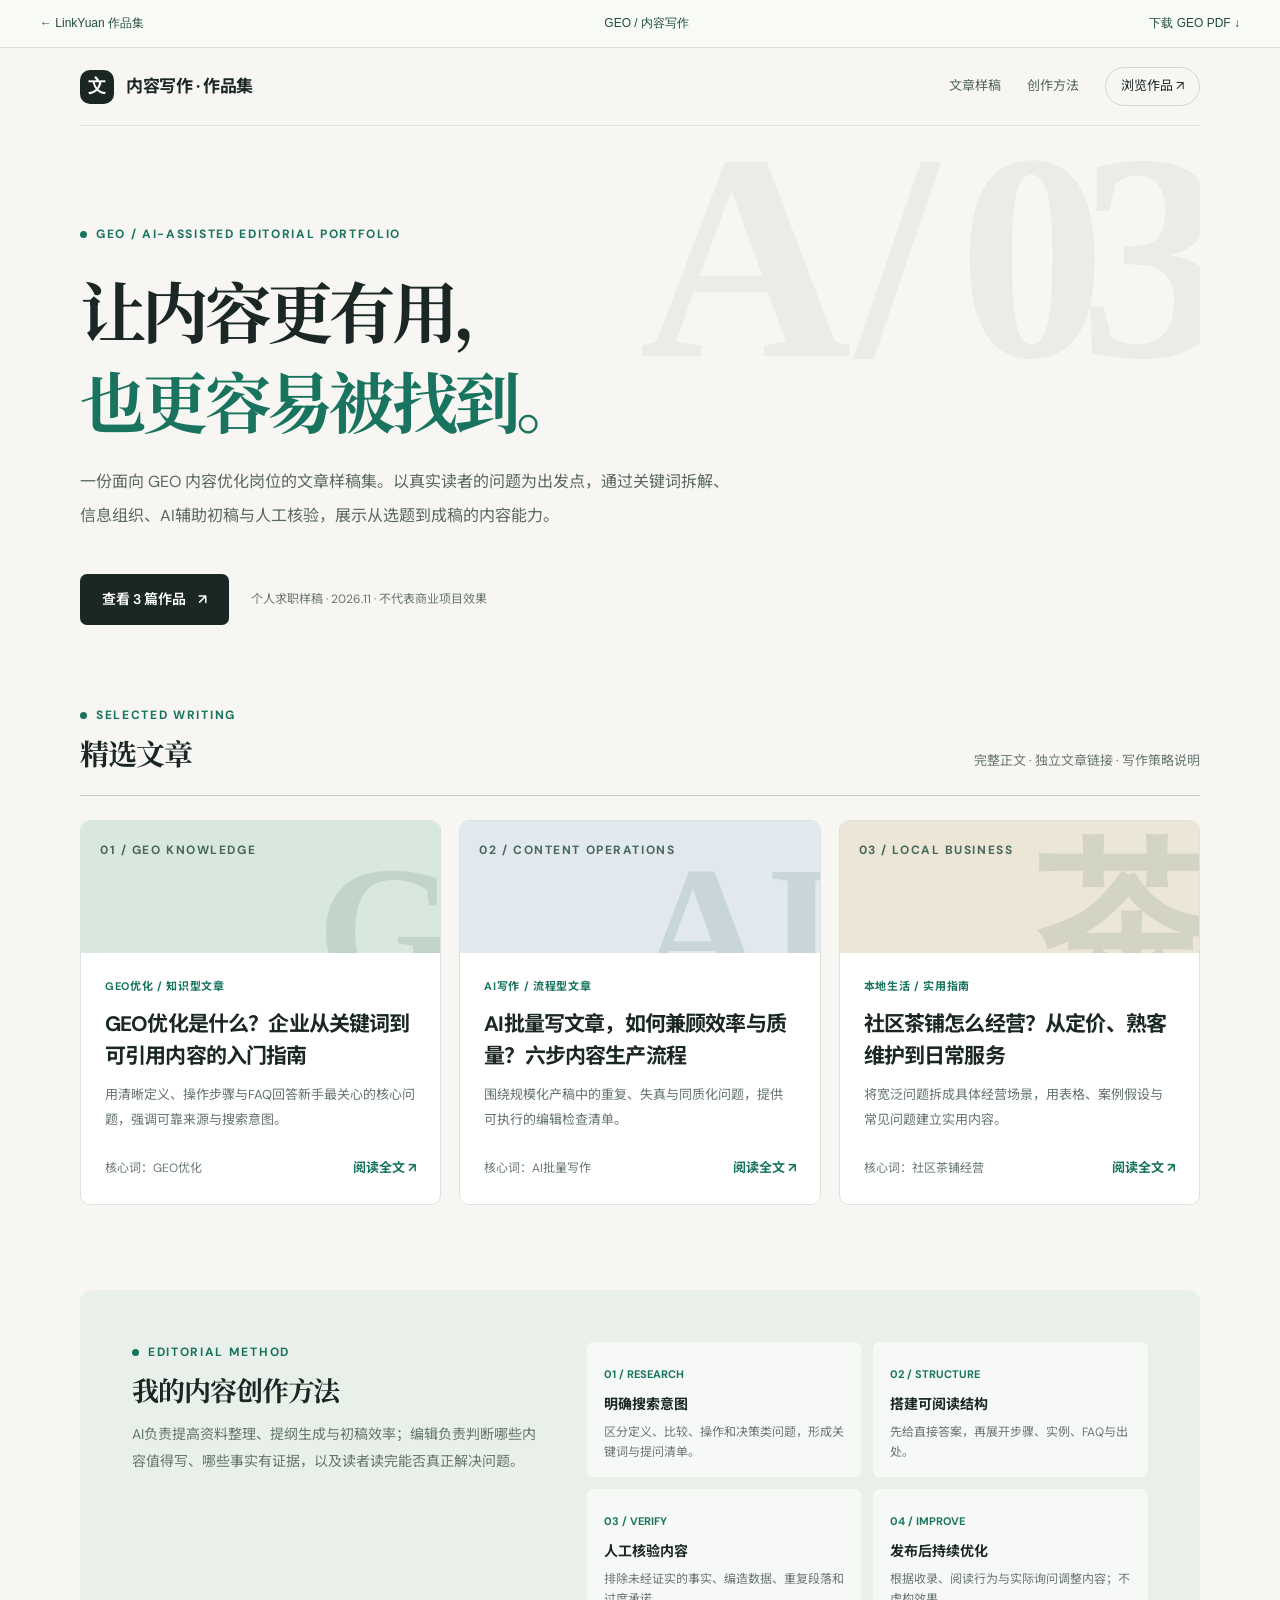
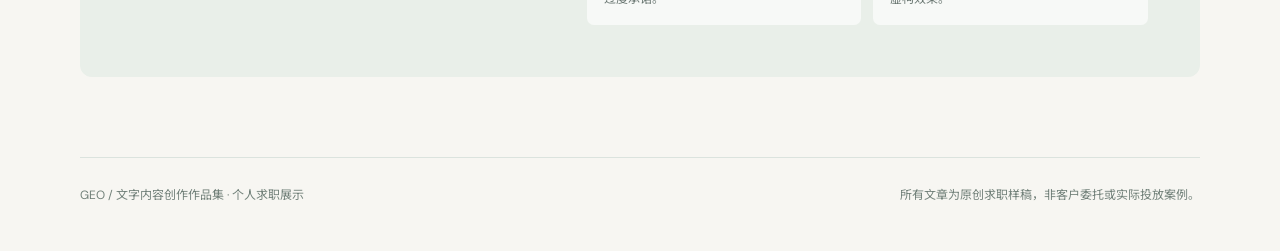
<file: index (1).html>
<!doctype html><html lang="zh-CN"><head><meta charset="utf-8"><meta name="viewport" content="width=device-width,initial-scale=1"><title>GEO文章作品集｜内容写作与优化样稿</title><meta name="description" content="三篇面向GEO内容编辑岗位的写作样稿，包含AI搜索内容优化、AI批量写作工作流和社区茶铺经营内容策划。"><link rel="stylesheet" href="styles.css"></head><body><div class="portfolio-return"><a href="../index.html#geo">← LinkYuan 作品集</a><span>GEO / 内容写作</span><a href="../geo-writing-portfolio.pdf" download>下载 GEO PDF ↓</a></div>
<header class="wrap site-header"><a class="brand" href="index.html"><span class="brand-mark">文</span><span>内容写作 · 作品集</span></a><nav class="header-nav"><a href="#samples">文章样稿</a><a href="#approach">创作方法</a><a class="pill" href="#samples">浏览作品 ↗</a></nav></header>
<main class="wrap"><section class="hero"><div class="eyebrow">GEO / AI-Assisted Editorial Portfolio</div><h1>让内容更有用，<br><em>也更容易被找到。</em></h1><p class="lead">一份面向 GEO 内容优化岗位的文章样稿集。以真实读者的问题为出发点，通过关键词拆解、信息组织、AI辅助初稿与人工核验，展示从选题到成稿的内容能力。</p><div class="hero-bottom"><a class="btn" href="#samples">查看 3 篇作品 <span>↗</span></a><span class="meta-line">个人求职样稿 · 2026.11 · 不代表商业项目效果</span></div></section>
<section id="samples"><div class="section-head"><div><div class="eyebrow">Selected Writing</div><h2>精选文章</h2></div><p>完整正文 · 独立文章链接 · 写作策略说明</p></div><div class="sample-grid">
<a class="sample" href="geo-guide.html"><div class="sample-art green"><span class="art-number">01 / GEO KNOWLEDGE</span><span class="art-icon">G</span></div><div class="sample-content"><span class="tag">GEO优化 / 知识型文章</span><h3>GEO优化是什么？企业从关键词到可引用内容的入门指南</h3><p>用清晰定义、操作步骤与FAQ回答新手最关心的核心问题，强调可靠来源与搜索意图。</p><div class="sample-bottom"><span>核心词：GEO优化</span><span class="read-more">阅读全文 ↗</span></div></div></a>
<a class="sample" href="ai-workflow.html"><div class="sample-art blue"><span class="art-number">02 / CONTENT OPERATIONS</span><span class="art-icon">AI</span></div><div class="sample-content"><span class="tag">AI写作 / 流程型文章</span><h3>AI批量写文章，如何兼顾效率与质量？六步内容生产流程</h3><p>围绕规模化产稿中的重复、失真与同质化问题，提供可执行的编辑检查清单。</p><div class="sample-bottom"><span>核心词：AI批量写作</span><span class="read-more">阅读全文 ↗</span></div></div></a>
<a class="sample" href="tea-shop.html"><div class="sample-art sand"><span class="art-number">03 / LOCAL BUSINESS</span><span class="art-icon">茶</span></div><div class="sample-content"><span class="tag">本地生活 / 实用指南</span><h3>社区茶铺怎么经营？从定价、熟客维护到日常服务</h3><p>将宽泛问题拆成具体经营场景，用表格、案例假设与常见问题建立实用内容。</p><div class="sample-bottom"><span>核心词：社区茶铺经营</span><span class="read-more">阅读全文 ↗</span></div></div></a>
</div></section>
<section class="process" id="approach"><div><div class="eyebrow">Editorial Method</div><h2>我的内容创作方法</h2><p>AI负责提高资料整理、提纲生成与初稿效率；编辑负责判断哪些内容值得写、哪些事实有证据，以及读者读完能否真正解决问题。</p></div><div class="process-list"><div class="process-item"><span>01 / RESEARCH</span><strong>明确搜索意图</strong><small>区分定义、比较、操作和决策类问题，形成关键词与提问清单。</small></div><div class="process-item"><span>02 / STRUCTURE</span><strong>搭建可阅读结构</strong><small>先给直接答案，再展开步骤、实例、FAQ与出处。</small></div><div class="process-item"><span>03 / VERIFY</span><strong>人工核验内容</strong><small>排除未经证实的事实、编造数据、重复段落和过度承诺。</small></div><div class="process-item"><span>04 / IMPROVE</span><strong>发布后持续优化</strong><small>根据收录、阅读行为与实际询问调整内容；不虚构效果。</small></div></div></section>
</main><footer class="wrap site-footer"><span>GEO / 文字内容创作作品集 · 个人求职展示</span><span>所有文章为原创求职样稿，非客户委托或实际投放案例。</span></footer></body></html>
</file>
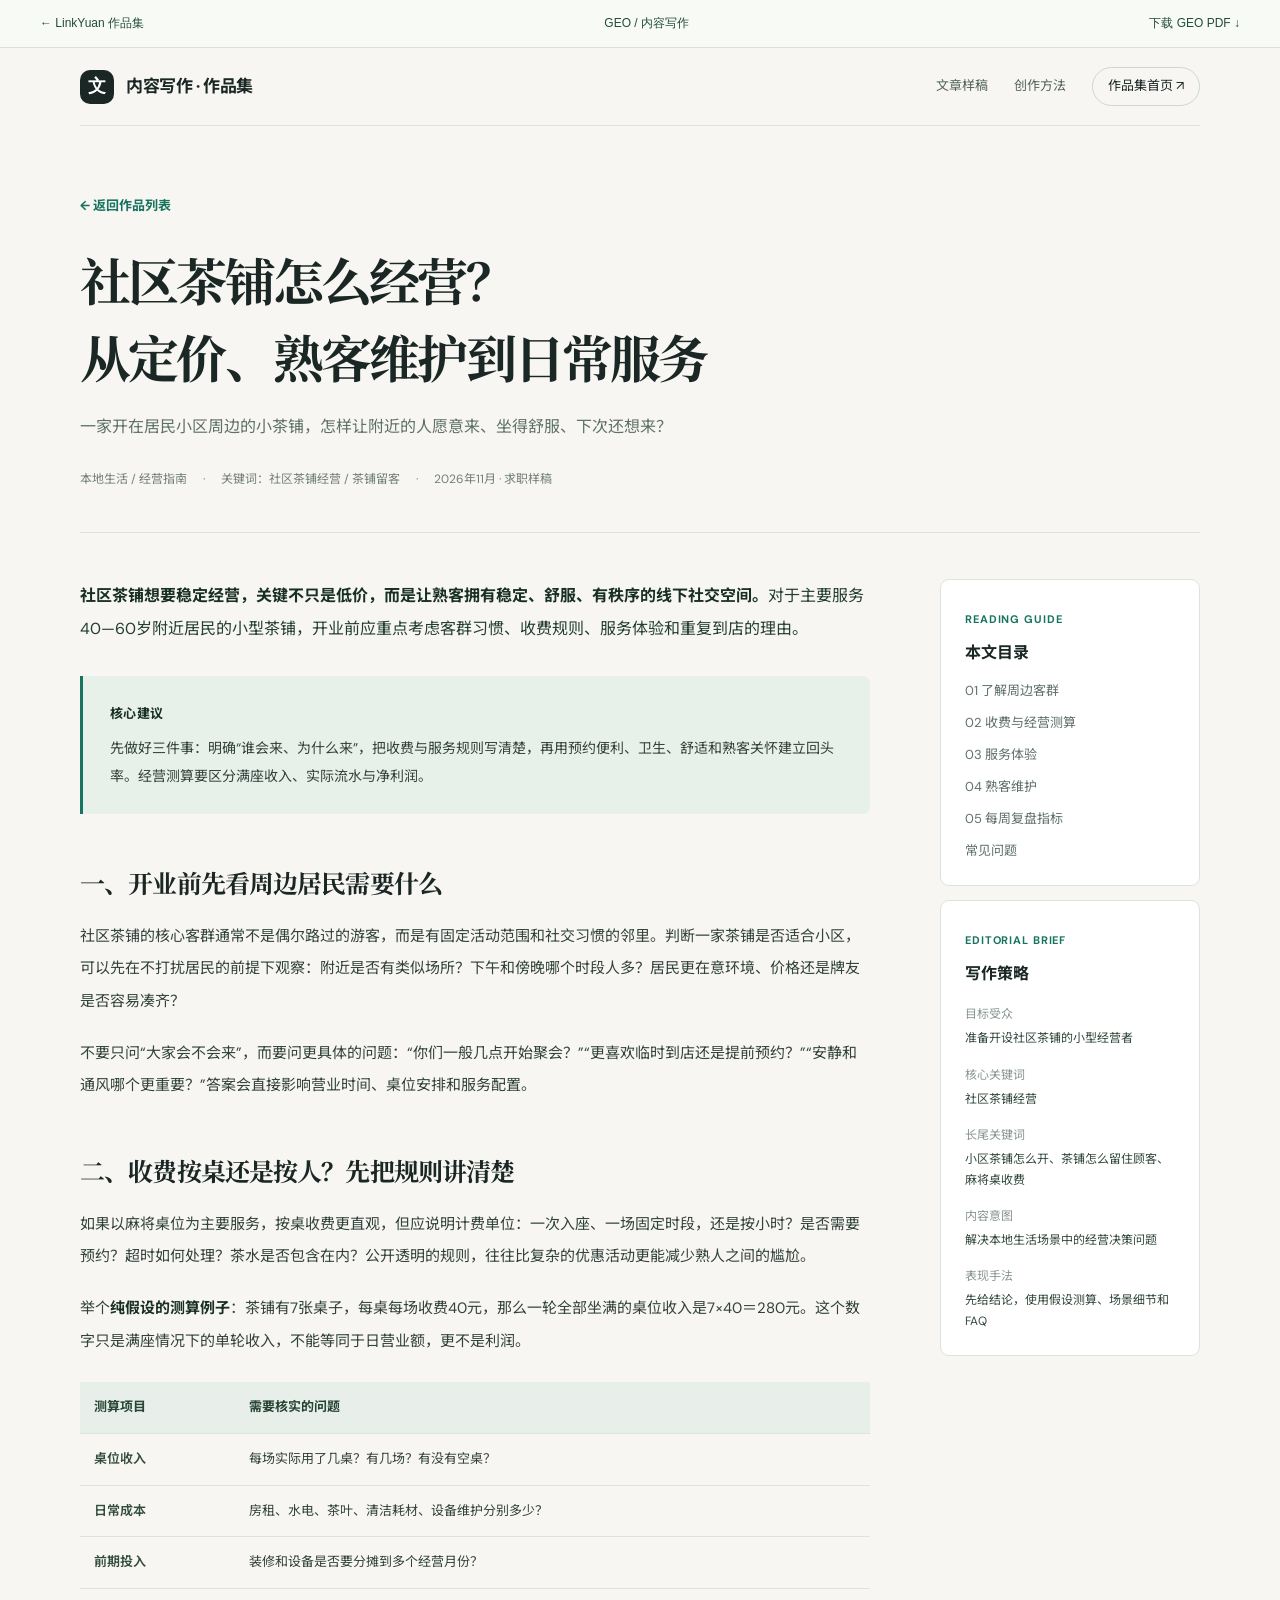
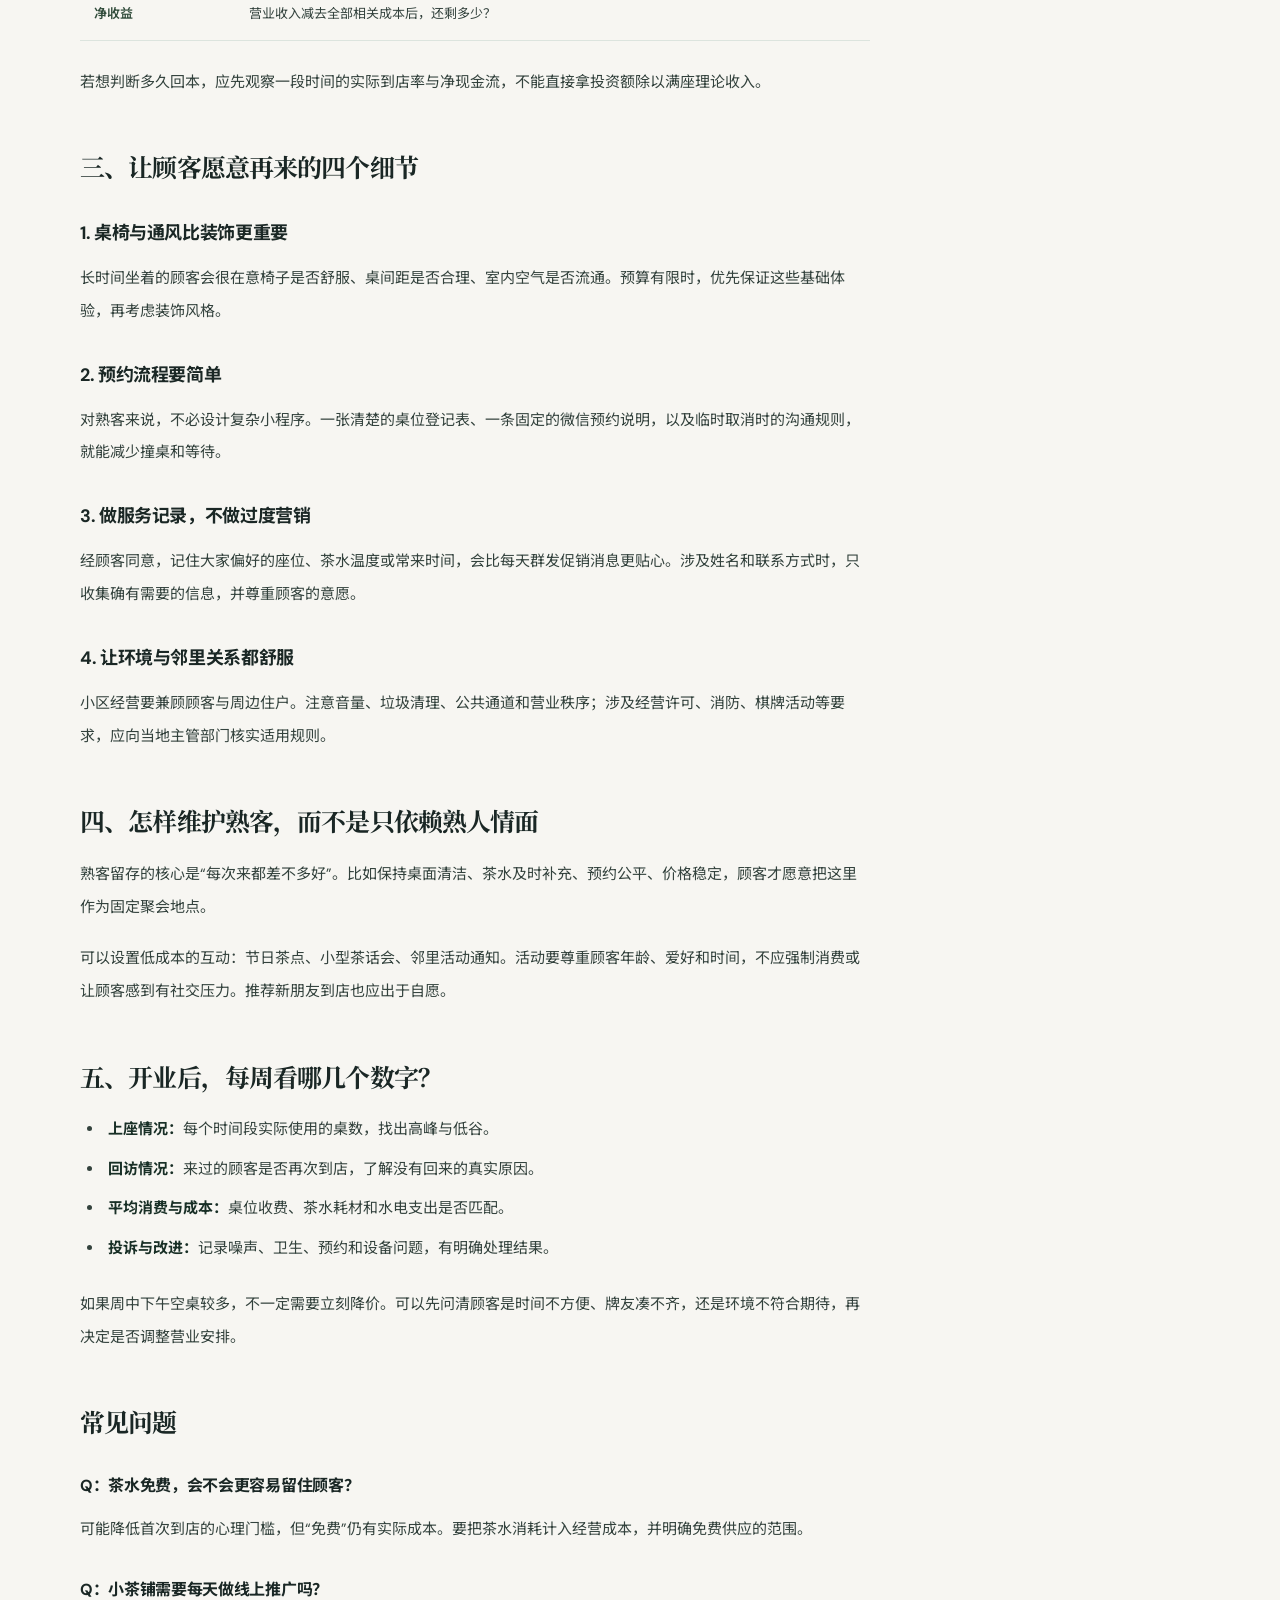
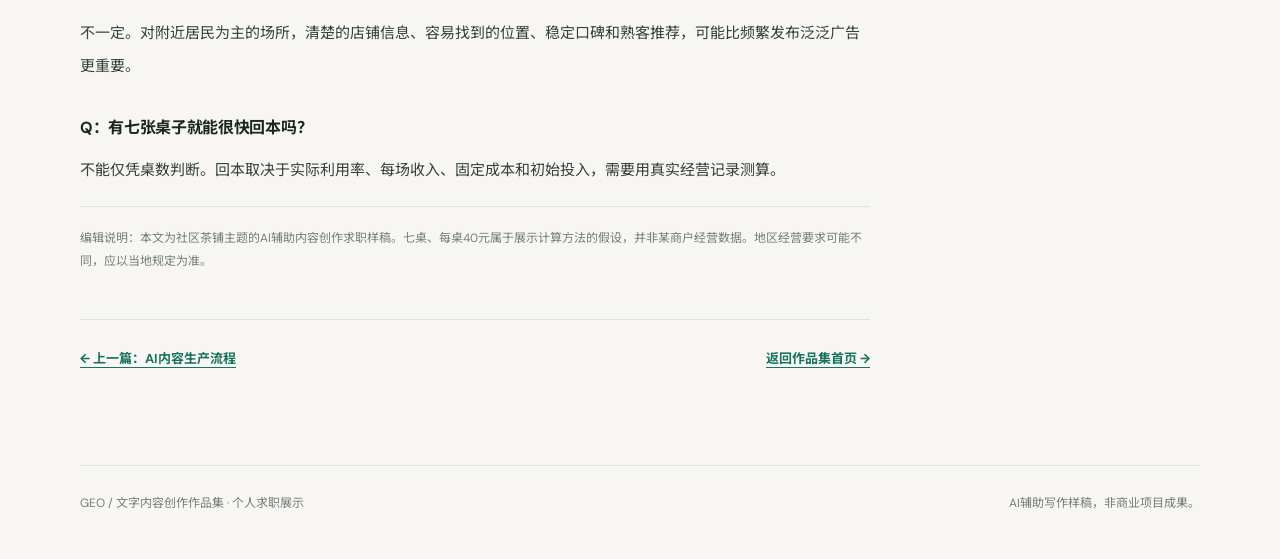
<file: tea-shop.html>
<!doctype html><html lang="zh-CN"><head><meta charset="utf-8"><meta name="viewport" content="width=device-width,initial-scale=1"><title>社区茶铺怎么经营？定价、熟客维护与日常服务指南｜文章样稿</title><meta name="description" content="小区茶铺如何吸引40—60岁的附近顾客？围绕选址、按桌收费、熟客维护、服务体验及简单经营测算，提供社区茶铺开业经营思路。"><link rel="stylesheet" href="styles.css"><link rel="canonical" href="https://linkstudio2.github.io/geo/tea-shop.html"><script type="application/ld+json">{"@context":"https://schema.org","@type":"Article","headline":"社区茶铺怎么经营？从定价、熟客维护到日常服务","datePublished":"2026-11-11","inLanguage":"zh-CN"}</script></head><body><div class="portfolio-return"><a href="../index.html#geo">← LinkYuan 作品集</a><span>GEO / 内容写作</span><a href="../geo-writing-portfolio.pdf" download>下载 GEO PDF ↓</a></div>
<header class="wrap site-header"><a class="brand" href="index.html"><span class="brand-mark">文</span><span>内容写作 · 作品集</span></a><nav class="header-nav"><a href="index.html#samples">文章样稿</a><a href="index.html#approach">创作方法</a><a class="pill" href="index.html">作品集首页 ↗</a></nav></header>
<main class="wrap"><section class="article-hero"><a class="back" href="index.html#samples">← 返回作品列表</a><h1>社区茶铺怎么经营？<br>从定价、熟客维护到日常服务</h1><p class="article-subtitle">一家开在居民小区周边的小茶铺，怎样让附近的人愿意来、坐得舒服、下次还想来？</p><div class="article-data"><span>本地生活 / 经营指南</span><span>关键词：社区茶铺经营 / 茶铺留客</span><span>2026年11月 · 求职样稿</span></div></section>
<div class="article-layout"><article class="article-body"><p class="intro"><strong>社区茶铺想要稳定经营，关键不只是低价，而是让熟客拥有稳定、舒服、有秩序的线下社交空间。</strong>对于主要服务40—60岁附近居民的小型茶铺，开业前应重点考虑客群习惯、收费规则、服务体验和重复到店的理由。</p>
<div class="summary-box"><strong>核心建议</strong><p>先做好三件事：明确“谁会来、为什么来”，把收费与服务规则写清楚，再用预约便利、卫生、舒适和熟客关怀建立回头率。经营测算要区分满座收入、实际流水与净利润。</p></div>
<h2 id="audience">一、开业前先看周边居民需要什么</h2><p>社区茶铺的核心客群通常不是偶尔路过的游客，而是有固定活动范围和社交习惯的邻里。判断一家茶铺是否适合小区，可以先在不打扰居民的前提下观察：附近是否有类似场所？下午和傍晚哪个时段人多？居民更在意环境、价格还是牌友是否容易凑齐？</p><p>不要只问“大家会不会来”，而要问更具体的问题：“你们一般几点开始聚会？”“更喜欢临时到店还是提前预约？”“安静和通风哪个更重要？”答案会直接影响营业时间、桌位安排和服务配置。</p>
<h2 id="pricing">二、收费按桌还是按人？先把规则讲清楚</h2><p>如果以麻将桌位为主要服务，按桌收费更直观，但应说明计费单位：一次入座、一场固定时段，还是按小时？是否需要预约？超时如何处理？茶水是否包含在内？公开透明的规则，往往比复杂的优惠活动更能减少熟人之间的尴尬。</p><p>举个<strong>纯假设的测算例子</strong>：茶铺有7张桌子，每桌每场收费40元，那么一轮全部坐满的桌位收入是7×40＝280元。这个数字只是满座情况下的单轮收入，不能等同于日营业额，更不是利润。</p><table class="small-table"><thead><tr><th>测算项目</th><th>需要核实的问题</th></tr></thead><tbody><tr><td>桌位收入</td><td>每场实际用了几桌？有几场？有没有空桌？</td></tr><tr><td>日常成本</td><td>房租、水电、茶叶、清洁耗材、设备维护分别多少？</td></tr><tr><td>前期投入</td><td>装修和设备是否要分摊到多个经营月份？</td></tr><tr><td>净收益</td><td>营业收入减去全部相关成本后，还剩多少？</td></tr></tbody></table><p>若想判断多久回本，应先观察一段时间的实际到店率与净现金流，不能直接拿投资额除以满座理论收入。</p>
<h2 id="service">三、让顾客愿意再来的四个细节</h2><h3>1. 桌椅与通风比装饰更重要</h3><p>长时间坐着的顾客会很在意椅子是否舒服、桌间距是否合理、室内空气是否流通。预算有限时，优先保证这些基础体验，再考虑装饰风格。</p><h3>2. 预约流程要简单</h3><p>对熟客来说，不必设计复杂小程序。一张清楚的桌位登记表、一条固定的微信预约说明，以及临时取消时的沟通规则，就能减少撞桌和等待。</p><h3>3. 做服务记录，不做过度营销</h3><p>经顾客同意，记住大家偏好的座位、茶水温度或常来时间，会比每天群发促销消息更贴心。涉及姓名和联系方式时，只收集确有需要的信息，并尊重顾客的意愿。</p><h3>4. 让环境与邻里关系都舒服</h3><p>小区经营要兼顾顾客与周边住户。注意音量、垃圾清理、公共通道和营业秩序；涉及经营许可、消防、棋牌活动等要求，应向当地主管部门核实适用规则。</p>
<h2 id="retention">四、怎样维护熟客，而不是只依赖熟人情面</h2><p>熟客留存的核心是“每次来都差不多好”。比如保持桌面清洁、茶水及时补充、预约公平、价格稳定，顾客才愿意把这里作为固定聚会地点。</p><p>可以设置低成本的互动：节日茶点、小型茶话会、邻里活动通知。活动要尊重顾客年龄、爱好和时间，不应强制消费或让顾客感到有社交压力。推荐新朋友到店也应出于自愿。</p>
<h2 id="checklist">五、开业后，每周看哪几个数字？</h2><ul><li><strong>上座情况：</strong>每个时间段实际使用的桌数，找出高峰与低谷。</li><li><strong>回访情况：</strong>来过的顾客是否再次到店，了解没有回来的真实原因。</li><li><strong>平均消费与成本：</strong>桌位收费、茶水耗材和水电支出是否匹配。</li><li><strong>投诉与改进：</strong>记录噪声、卫生、预约和设备问题，有明确处理结果。</li></ul><p>如果周中下午空桌较多，不一定需要立刻降价。可以先问清顾客是时间不方便、牌友凑不齐，还是环境不符合期待，再决定是否调整营业安排。</p>
<h2 id="faq">常见问题</h2><div class="faq"><h3>Q：茶水免费，会不会更容易留住顾客？</h3><p>可能降低首次到店的心理门槛，但“免费”仍有实际成本。要把茶水消耗计入经营成本，并明确免费供应的范围。</p><h3>Q：小茶铺需要每天做线上推广吗？</h3><p>不一定。对附近居民为主的场所，清楚的店铺信息、容易找到的位置、稳定口碑和熟客推荐，可能比频繁发布泛泛广告更重要。</p><h3>Q：有七张桌子就能很快回本吗？</h3><p>不能仅凭桌数判断。回本取决于实际利用率、每场收入、固定成本和初始投入，需要用真实经营记录测算。</p></div>
<p class="note">编辑说明：本文为社区茶铺主题的AI辅助内容创作求职样稿。七桌、每桌40元属于展示计算方法的假设，并非某商户经营数据。地区经营要求可能不同，应以当地规定为准。</p><div class="article-next"><a href="ai-workflow.html">← 上一篇：AI内容生产流程</a><a href="index.html">返回作品集首页 →</a></div></article>
<aside class="editorial-side"><div class="sidebox"><span class="side-kicker">READING GUIDE</span><h3>本文目录</h3><nav><a href="#audience">01 了解周边客群</a><a href="#pricing">02 收费与经营测算</a><a href="#service">03 服务体验</a><a href="#retention">04 熟客维护</a><a href="#checklist">05 每周复盘指标</a><a href="#faq">常见问题</a></nav></div><div class="sidebox"><span class="side-kicker">EDITORIAL BRIEF</span><h3>写作策略</h3><dl><dt>目标受众</dt><dd>准备开设社区茶铺的小型经营者</dd><dt>核心关键词</dt><dd>社区茶铺经营</dd><dt>长尾关键词</dt><dd>小区茶铺怎么开、茶铺怎么留住顾客、麻将桌收费</dd><dt>内容意图</dt><dd>解决本地生活场景中的经营决策问题</dd><dt>表现手法</dt><dd>先给结论，使用假设测算、场景细节和FAQ</dd></dl></div></aside></div></main><footer class="wrap site-footer"><span>GEO / 文字内容创作作品集 · 个人求职展示</span><span>AI辅助写作样稿，非商业项目成果。</span></footer></body></html>
</file>
<file: styles.css>
@import url('https://fonts.googleapis.com/css2?family=DM+Sans:wght@400;500;600;700&family=Noto+Sans+SC:wght@400;500;600;700&family=Noto+Serif+SC:wght@500;600;700&display=swap');

:root{--paper:#f7f6f2;--white:#fff;--ink:#1a2725;--muted:#687773;--line:#dbe3de;--accent:#19745f;--accent-light:#e8f2ed;--blue:#edf2f6;--shadow:0 15px 50px rgba(31,55,48,.06)}
*{box-sizing:border-box}html{scroll-behavior:smooth}body{margin:0;color:var(--ink);background:var(--paper);font-family:'DM Sans','Noto Sans SC',-apple-system,BlinkMacSystemFont,sans-serif;line-height:1.75;-webkit-font-smoothing:antialiased}a{color:inherit;text-decoration:none}button{font:inherit;cursor:pointer}img{max-width:100%}.wrap{width:min(1120px,calc(100% - 48px));margin:0 auto}
.site-header{height:78px;display:flex;align-items:center;justify-content:space-between;border-bottom:1px solid var(--line)}.brand{display:flex;align-items:center;gap:12px;font-weight:700;letter-spacing:-.025em;font-size:17px}.brand-mark{display:grid;place-items:center;width:34px;height:34px;border-radius:10px;background:var(--ink);color:white;font-family:Georgia,serif;font-size:18px}.header-nav{display:flex;gap:26px;align-items:center;color:#53635e;font-size:13px}.header-nav a:hover{color:var(--accent)}.header-nav .pill{border:1px solid #cbd8d0;padding:7px 15px;border-radius:99px;color:var(--ink)}
.eyebrow{display:flex;align-items:center;gap:9px;color:var(--accent);font-size:12px;font-weight:700;letter-spacing:.14em;text-transform:uppercase}.eyebrow:before{content:'';width:7px;height:7px;border-radius:50%;background:var(--accent)}.hero{padding:98px 0 80px;position:relative;overflow:hidden}.hero:after{content:'A / 03';font:700 clamp(110px,23vw,320px) Georgia,serif;color:#e9ece7;letter-spacing:-.09em;position:absolute;right:0;top:-38px;z-index:-1;white-space:nowrap}.hero h1{font-family:'Noto Serif SC',serif;font-weight:700;font-size:clamp(38px,5.2vw,67px);letter-spacing:-.07em;line-height:1.35;max-width:775px;margin:20px 0 20px}.hero h1 em{font-style:normal;color:var(--accent)}.hero .lead{font-size:16px;max-width:650px;color:#596861;line-height:2.1}.hero-bottom{margin-top:42px;display:flex;align-items:center;gap:22px;flex-wrap:wrap}.btn{background:var(--ink);color:white;display:inline-flex;align-items:center;gap:12px;padding:13px 22px;border-radius:7px;font-size:14px;font-weight:600;transition:transform .15s,background .15s}.btn:hover{transform:translateY(-2px);background:var(--accent)}.secondary-link{color:var(--accent);font-size:14px;font-weight:600}.meta-line{font-size:12px;color:var(--muted)}
.section-head{display:flex;justify-content:space-between;align-items:end;gap:20px;padding:0 0 22px;border-bottom:1px solid #becdc4;margin-bottom:24px}.section-head h2{margin:6px 0 0;font:700 29px 'Noto Serif SC',serif;letter-spacing:-.04em}.section-head p{margin:0;color:var(--muted);font-size:13px}.sample-grid{display:grid;grid-template-columns:1fr 1fr 1fr;gap:18px;margin-bottom:85px}.sample{background:white;border:1px solid var(--line);border-radius:10px;overflow:hidden;display:flex;flex-direction:column;transition:box-shadow .2s,transform .2s;min-height:375px}.sample:hover{box-shadow:var(--shadow);transform:translateY(-3px)}.sample-art{height:132px;padding:19px;display:flex;justify-content:space-between;align-items:start;position:relative;overflow:hidden}.sample-art.green{background:#d9e8df}.sample-art.blue{background:#e1e9ee}.sample-art.sand{background:#ece6d7}.art-number{font-size:12px;letter-spacing:.13em;color:#47685b;font-weight:700}.art-icon{position:absolute;right:-17px;bottom:-67px;font-family:Georgia,serif;font-size:180px;line-height:1;color:rgba(31,84,65,.12);font-weight:700}.sample-content{padding:24px;display:flex;flex-direction:column;flex:1}.tag{color:var(--accent);font-size:11px;font-weight:700;letter-spacing:.06em}.sample h3{font-size:21px;line-height:1.55;letter-spacing:-.04em;margin:12px 0 10px}.sample p{font-size:13px;color:#65746d;line-height:1.9;margin:0}.sample-bottom{margin-top:auto;padding-top:25px;display:flex;align-items:center;justify-content:space-between;font-size:12px;color:var(--muted)}.read-more{font-size:13px;font-weight:700;color:var(--accent)}
.process{background:#e9efe9;padding:52px;border-radius:12px;margin-bottom:80px;display:grid;grid-template-columns:.85fr 1.15fr;gap:40px}.process h2{font:700 27px 'Noto Serif SC',serif;letter-spacing:-.04em;margin:7px 0 12px}.process p{font-size:14px;color:#64776e;line-height:1.95;margin:0}.process-list{display:grid;grid-template-columns:1fr 1fr;gap:12px}.process-item{padding:17px 17px 15px;background:rgba(255,255,255,.65);border-radius:7px}.process-item span{font-size:11px;font-weight:700;color:var(--accent)}.process-item strong{display:block;font-size:14px;margin:5px 0}.process-item small{display:block;font-size:12px;line-height:1.7;color:#6a7772}
.site-footer{border-top:1px solid var(--line);display:flex;justify-content:space-between;gap:20px;padding:27px 0 45px;color:#718079;font-size:12px}
.article-hero{padding:65px 0 42px;border-bottom:1px solid var(--line)}.back{font-size:13px;color:var(--accent);font-weight:700}.article-hero h1{font:700 clamp(31px,4vw,51px)/1.5 'Noto Serif SC',serif;letter-spacing:-.055em;max-width:930px;margin:22px 0 18px}.article-subtitle{font-size:16px;color:#5f7167;line-height:1.9;max-width:820px;margin:0 0 26px}.article-data{display:flex;gap:16px;flex-wrap:wrap;color:#738179;font-size:12px}.article-data span+span:before{content:'·';margin-right:16px}.article-layout{display:grid;grid-template-columns:minmax(0,1fr) 260px;gap:70px;padding:46px 0 92px;align-items:start}.article-body{font-size:15px;line-height:2.18;color:#33423d}.article-body .intro{font-size:16px;color:#243e34;line-height:2.1;margin-top:0}.article-body h2{scroll-margin-top:30px;font:700 25px/1.5 'Noto Serif SC',serif;letter-spacing:-.035em;color:var(--ink);margin:50px 0 18px}.article-body h3{scroll-margin-top:30px;font-size:18px;letter-spacing:-.02em;margin:28px 0 9px;color:var(--ink)}.article-body p{margin:0 0 19px}.article-body ul,.article-body ol{padding-left:24px;margin:12px 0 23px}.article-body li{padding-left:4px;margin:7px 0}.article-body strong{color:#182f26}.article-body a{color:var(--accent);text-decoration:underline;text-decoration-thickness:1px;text-underline-offset:4px}.summary-box{background:#e7f0e9;border-left:3px solid var(--accent);padding:24px 27px;border-radius:0 7px 7px 0;margin:30px 0}.summary-box strong{display:block;font-size:13px;letter-spacing:.03em;margin-bottom:6px}.summary-box p{margin:0;font-size:14px;line-height:2}.editorial-side{position:sticky;top:20px}.sidebox{background:white;border:1px solid var(--line);border-radius:9px;padding:24px;margin-bottom:14px}.sidebox .side-kicker{color:var(--accent);font-size:11px;font-weight:700;letter-spacing:.08em}.sidebox h3{font-size:16px;margin:7px 0 14px}.sidebox nav{display:flex;flex-direction:column;gap:12px}.sidebox nav a{font-size:13px;color:#607168;line-height:1.55}.sidebox nav a:hover{color:var(--accent)}.sidebox dl{font-size:12px;margin:0}.sidebox dt{color:#89978f;margin:16px 0 3px}.sidebox dd{margin:0;color:#344a3d;line-height:1.7}.note{padding-top:20px;border-top:1px solid var(--line);margin-top:45px;color:#738178;font-size:12px;line-height:1.9}.article-next{border-top:1px solid var(--line);padding-top:25px;margin-top:46px;display:flex;align-items:center;justify-content:space-between;gap:18px}.article-next a{color:var(--accent);font-weight:700;font-size:13px}.small-table{width:100%;border-collapse:collapse;margin:25px 0;font-size:13px;line-height:1.9}.small-table td,.small-table th{padding:13px 14px;border-bottom:1px solid #dce4de;vertical-align:top;text-align:left}.small-table th{background:#e8efea;color:#284636}.small-table td:first-child{font-weight:600;color:#314c3b}.faq{padding:0}.faq h3{font-size:16px}.footnotes{font-size:12px;line-height:1.9;color:#64736b;padding-top:15px}
@media(max-width:900px){.sample-grid{grid-template-columns:1fr 1fr}.process{grid-template-columns:1fr}.article-layout{grid-template-columns:1fr;gap:30px}.editorial-side{position:static;display:grid;grid-template-columns:1fr 1fr;gap:12px}.sidebox{margin:0}}@media(max-width:610px){.wrap{width:min(100% - 32px,1120px)}.site-header{height:65px}.brand{font-size:14px}.header-nav{gap:13px;font-size:12px}.header-nav a:first-child{display:none}.hero{padding:69px 0 62px}.hero:after{font-size:120px;top:72px;right:-8px}.hero h1{font-size:36px}.hero .lead{font-size:14px}.sample-grid{grid-template-columns:1fr;gap:14px;margin-bottom:55px}.sample{min-height:0}.sample-art{height:90px}.sample h3{font-size:19px}.process{padding:26px;margin-bottom:50px;gap:22px}.process-list{grid-template-columns:1fr}.site-footer{flex-direction:column;gap:5px}.section-head{align-items:start}.section-head p{display:none}.article-hero{padding:40px 0 30px}.article-hero h1{font-size:32px}.article-subtitle{font-size:14px}.article-layout{padding:30px 0 60px}.article-body{font-size:14px}.article-body h2{font-size:23px;margin-top:37px}.editorial-side{grid-template-columns:1fr}.sidebox{padding:20px}.article-next{align-items:start;flex-direction:column}}

.portfolio-return{display:flex;flex-wrap:wrap;align-items:center;justify-content:space-between;gap:12px;padding:14px max(20px,calc((100vw - 1200px)/2));border-bottom:1px solid #ddd;color:#214d3b;background:#f8faf6;font:12px/1.6 sans-serif}.portfolio-return a{color:inherit;text-decoration:none}.portfolio-return a:hover{text-decoration:underline}
</file>
